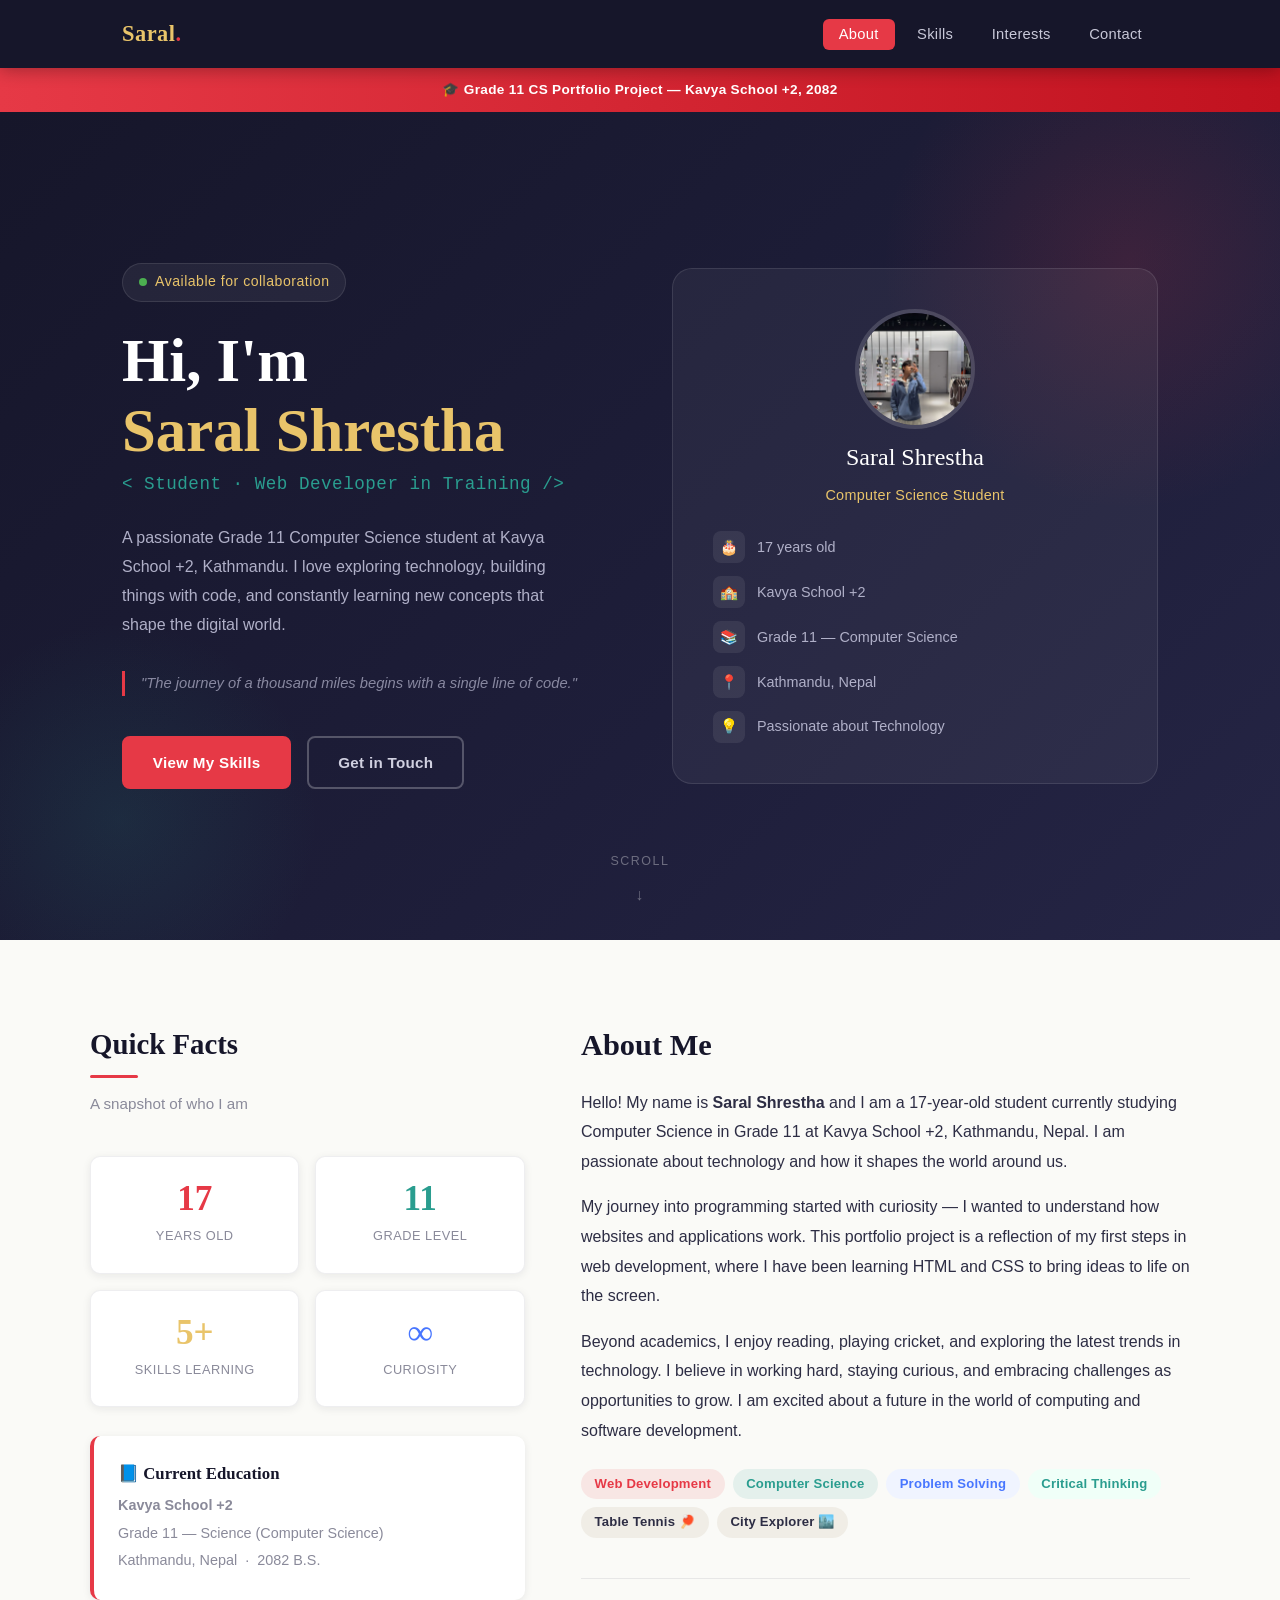
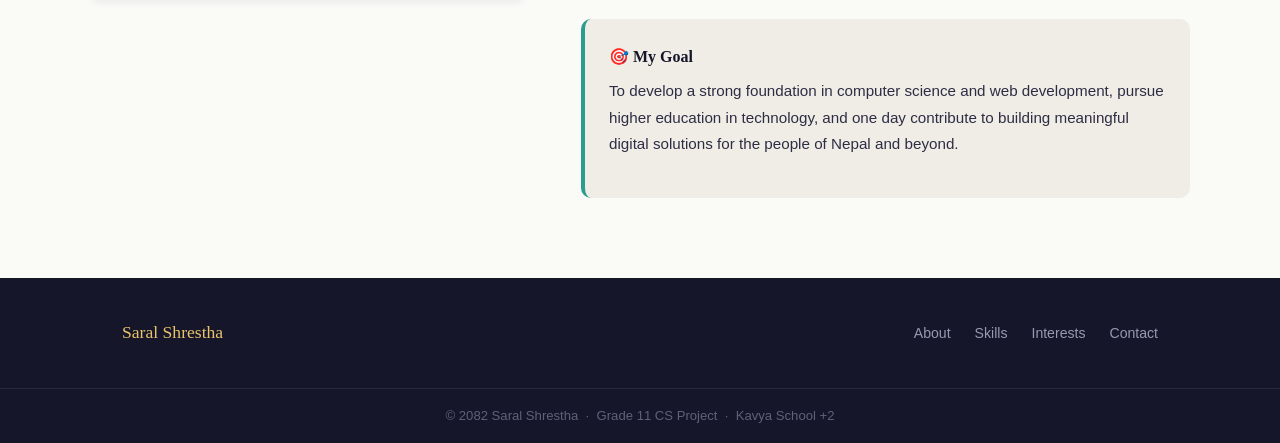
<file: index.html>
<!DOCTYPE html>
<html lang="en">
<head>
    <meta charset="UTF-8">
    <meta name="viewport" content="width=device-width, initial-scale=1.0">
    <title>Saral Shrestha — About</title>

    <!-- External CSS -->
    <link rel="stylesheet" href="css/styles.css">
    <link rel="stylesheet" href="css/about.css">

    <!-- Internal CSS -->
    <style>
        /* Scroll indicator on hero */
        .scroll-hint {
            position: absolute;
            bottom: 2rem;
            left: 50%;
            transform: translateX(-50%);
            color: rgba(255,255,255,0.35);
            font-size: 0.78rem;
            letter-spacing: 1.5px;
            text-transform: uppercase;
            display: flex;
            flex-direction: column;
            align-items: center;
            gap: 0.5rem;
            animation: bounceDown 2s ease infinite;
        }
        .scroll-hint::after {
            content: '↓';
            font-size: 1rem;
        }
        @keyframes bounceDown {
            0%, 100% { transform: translateX(-50%) translateY(0); }
            50%       { transform: translateX(-50%) translateY(8px); }
        }

        /* Page intro strip */
        .intro-strip {
            background: var(--color-accent);
            color: #fff;
            text-align: center;
            padding: 0.65rem 1rem;
            font-size: 0.85rem;
            letter-spacing: 0.3px;
        }

        /* Floating decorative text in hero */
        .hero-bg-text {
            position: absolute;
            font-family: var(--font-heading);
            font-size: 11rem;
            color: rgba(255,255,255,0.03);
            font-weight: bold;
            top: 50%;
            left: 50%;
            transform: translate(-50%, -50%);
            pointer-events: none;
            white-space: nowrap;
            letter-spacing: -4px;
            user-select: none;
        }
    </style>
</head>
<body>

<!-- Navigation -->
<nav>
    <div class="nav-inner">
        <a class="nav-logo" href="index.html">Saral<span>.</span></a>
        <ul class="nav-links">
            <li><a href="index.html" class="active">About</a></li>
            <li><a href="skills.html">Skills</a></li>
            <li><a href="interests.html">Interests</a></li>
            <li><a href="contact.html">Contact</a></li>
        </ul>
    </div>
</nav>

<!-- Inline CSS example — announcement strip -->
<div class="intro-strip" style="font-weight: 600; background: linear-gradient(90deg, #e63946, #c1121f);">
    🎓 Grade 11 CS Portfolio Project — Kavya School +2, 2082
</div>

<!-- Hero Section -->
<section class="hero">
    <!-- Inline CSS on this decorative element -->
    <div class="hero-bg-text" aria-hidden="true" style="opacity: 0.025; letter-spacing: -6px;">SARAL</div>

    <div class="hero-inner">
        <!-- Left: Text Content -->
        <div class="hero-text">

            <div class="hero-greeting animate-fade delay-1">
                <span class="dot"></span>
                Available for collaboration
            </div>

            <h1 class="hero-name animate-fade-up delay-1">
                Hi, I'm<br>
                <span class="highlight">Saral Shrestha</span>
            </h1>

            <p class="hero-title animate-fade-up delay-2">
                &lt; Student · Web Developer in Training /&gt;
            </p>

            <p class="hero-bio animate-fade-up delay-3">
                A passionate Grade 11 Computer Science student at Kavya School +2,
                Kathmandu. I love exploring technology, building things with code,
                and constantly learning new concepts that shape the digital world.
            </p>

            <blockquote class="hero-quote animate-fade-up delay-4">
                "The journey of a thousand miles begins with a single line of code."
            </blockquote>

            <div class="hero-buttons animate-fade-up delay-5">
                <a href="skills.html" class="btn btn-primary">View My Skills</a>
                <a href="contact.html" class="btn btn-outline" style="color: #d0d0e0; border-color: rgba(255,255,255,0.25);">Get in Touch</a>
            </div>

        </div>

        <!-- Right: Profile Card -->
        <div class="hero-card">
            <div class="profile-card">
                <!-- Inline CSS: avatar gradient is personalized -->
                <img src="saral.jpg.jpeg" style="width:120px; height:120px; border-radius:50%; object-fit:cover; border:4px solid rgba(255,255,255,0.15);">
                <p class="profile-name">Saral Shrestha</p>
                <p class="profile-role">Computer Science Student</p>

                <ul class="profile-info-list">
                    <li>
                        <span class="info-icon">🎂</span>
                        17 years old
                    </li>
                    <li>
                        <span class="info-icon">🏫</span>
                        Kavya School +2
                    </li>
                    <li>
                        <span class="info-icon">📚</span>
                        Grade 11 — Computer Science
                    </li>
                    <li>
                        <span class="info-icon">📍</span>
                        Kathmandu, Nepal
                    </li>
                    <li>
                        <span class="info-icon">💡</span>
                        Passionate about Technology
                    </li>
                </ul>
            </div>
        </div>
    </div>

    <div class="scroll-hint" aria-hidden="true">Scroll</div>
</section>

<!-- About Section -->
<section class="about-section">
    <div class="about-grid">

        <!-- Left: Stats -->
        <div>
            <h2 class="section-title animate-slide">Quick Facts</h2>
            <p class="section-subtitle">A snapshot of who I am</p>

            <div class="stats-grid">
                <!-- Inline CSS for individual stat accent colours -->
                <div class="stat-card animate-fade-up delay-1">
                    <span class="stat-number" style="color: #e63946;">17</span>
                    <span class="stat-label">Years Old</span>
                </div>
                <div class="stat-card animate-fade-up delay-2">
                    <span class="stat-number" style="color: #2a9d8f;">11</span>
                    <span class="stat-label">Grade Level</span>
                </div>
                <div class="stat-card animate-fade-up delay-3">
                    <span class="stat-number" style="color: #e9c46a;">5+</span>
                    <span class="stat-label">Skills Learning</span>
                </div>
                <div class="stat-card animate-fade-up delay-4">
                    <span class="stat-number" style="color: #4876ff;">∞</span>
                    <span class="stat-label">Curiosity</span>
                </div>
            </div>

            <!-- Education Card -->
            <div class="edu-card animate-fade-up delay-3" style="margin-top: 1.8rem;">
                <h4>📘 Current Education</h4>
                <p><strong>Kavya School +2</strong></p>
                <p>Grade 11 — Science (Computer Science)</p>
                <p>Kathmandu, Nepal &nbsp;·&nbsp; 2082 B.S.</p>
            </div>
        </div>

        <!-- Right: About Details -->
        <div class="about-details">
            <h2 class="animate-fade-up delay-1">About Me</h2>

            <p class="animate-fade-up delay-2">
                Hello! My name is <strong>Saral Shrestha</strong> and I am a 17-year-old student
                currently studying Computer Science in Grade 11 at Kavya School +2, Kathmandu, Nepal.
                I am passionate about technology and how it shapes the world around us.
            </p>

            <p class="animate-fade-up delay-3">
                My journey into programming started with curiosity — I wanted to understand
                how websites and applications work. This portfolio project is a reflection
                of my first steps in web development, where I have been learning HTML and CSS
                to bring ideas to life on the screen.
            </p>

            <p class="animate-fade-up delay-4">
                Beyond academics, I enjoy reading, playing cricket, and exploring the latest
                trends in technology. I believe in working hard, staying curious, and embracing
                challenges as opportunities to grow. I am excited about a future in the world
                of computing and software development.
            </p>

            <!-- Tags with inline style tweaks -->
            <div class="about-tags animate-fade-up delay-5">
                <span class="tag tag-accent">Web Development</span>
                <span class="tag tag-teal">Computer Science</span>
                <span class="tag" style="background:#f0f4ff; color:#4876ff;">Problem Solving</span>
                <span class="tag" style="background:#f0fff8; color:#2a9d8f;">Critical Thinking</span>
                <span class="tag">Table Tennis 🏓</span>
                <span class="tag">City Explorer 🏙️</span>
            </div>

            <hr class="divider">

            <!-- Goal Statement -->
            <div style="background: var(--bg-secondary); border-radius: var(--radius); padding: 1.5rem; border-left: 4px solid var(--color-teal);">
                <h4 style="font-family: var(--font-heading); color: var(--color-dark); margin-bottom: 0.5rem;">🎯 My Goal</h4>
                <p style="color: var(--color-text); font-size: 0.95rem; line-height: 1.75;">
                    To develop a strong foundation in computer science and web development,
                    pursue higher education in technology, and one day contribute to building
                    meaningful digital solutions for the people of Nepal and beyond.
                </p>
            </div>
        </div>

    </div>
</section>

<!-- Footer -->
<footer>
    <div class="footer-inner">
        <div class="footer-brand">Saral Shrestha</div>
        <ul class="footer-links">
            <li><a href="index.html">About</a></li>
            <li><a href="skills.html">Skills</a></li>
            <li><a href="interests.html">Interests</a></li>
            <li><a href="contact.html">Contact</a></li>
        </ul>
    </div>
    <div class="footer-bottom">
        <div class="footer-bottom-inner">
            &copy; 2082 Saral Shrestha &nbsp;·&nbsp; Grade 11 CS Project &nbsp;·&nbsp; Kavya School +2
        </div>
    </div>
</footer>

</body>
</html>
</file>
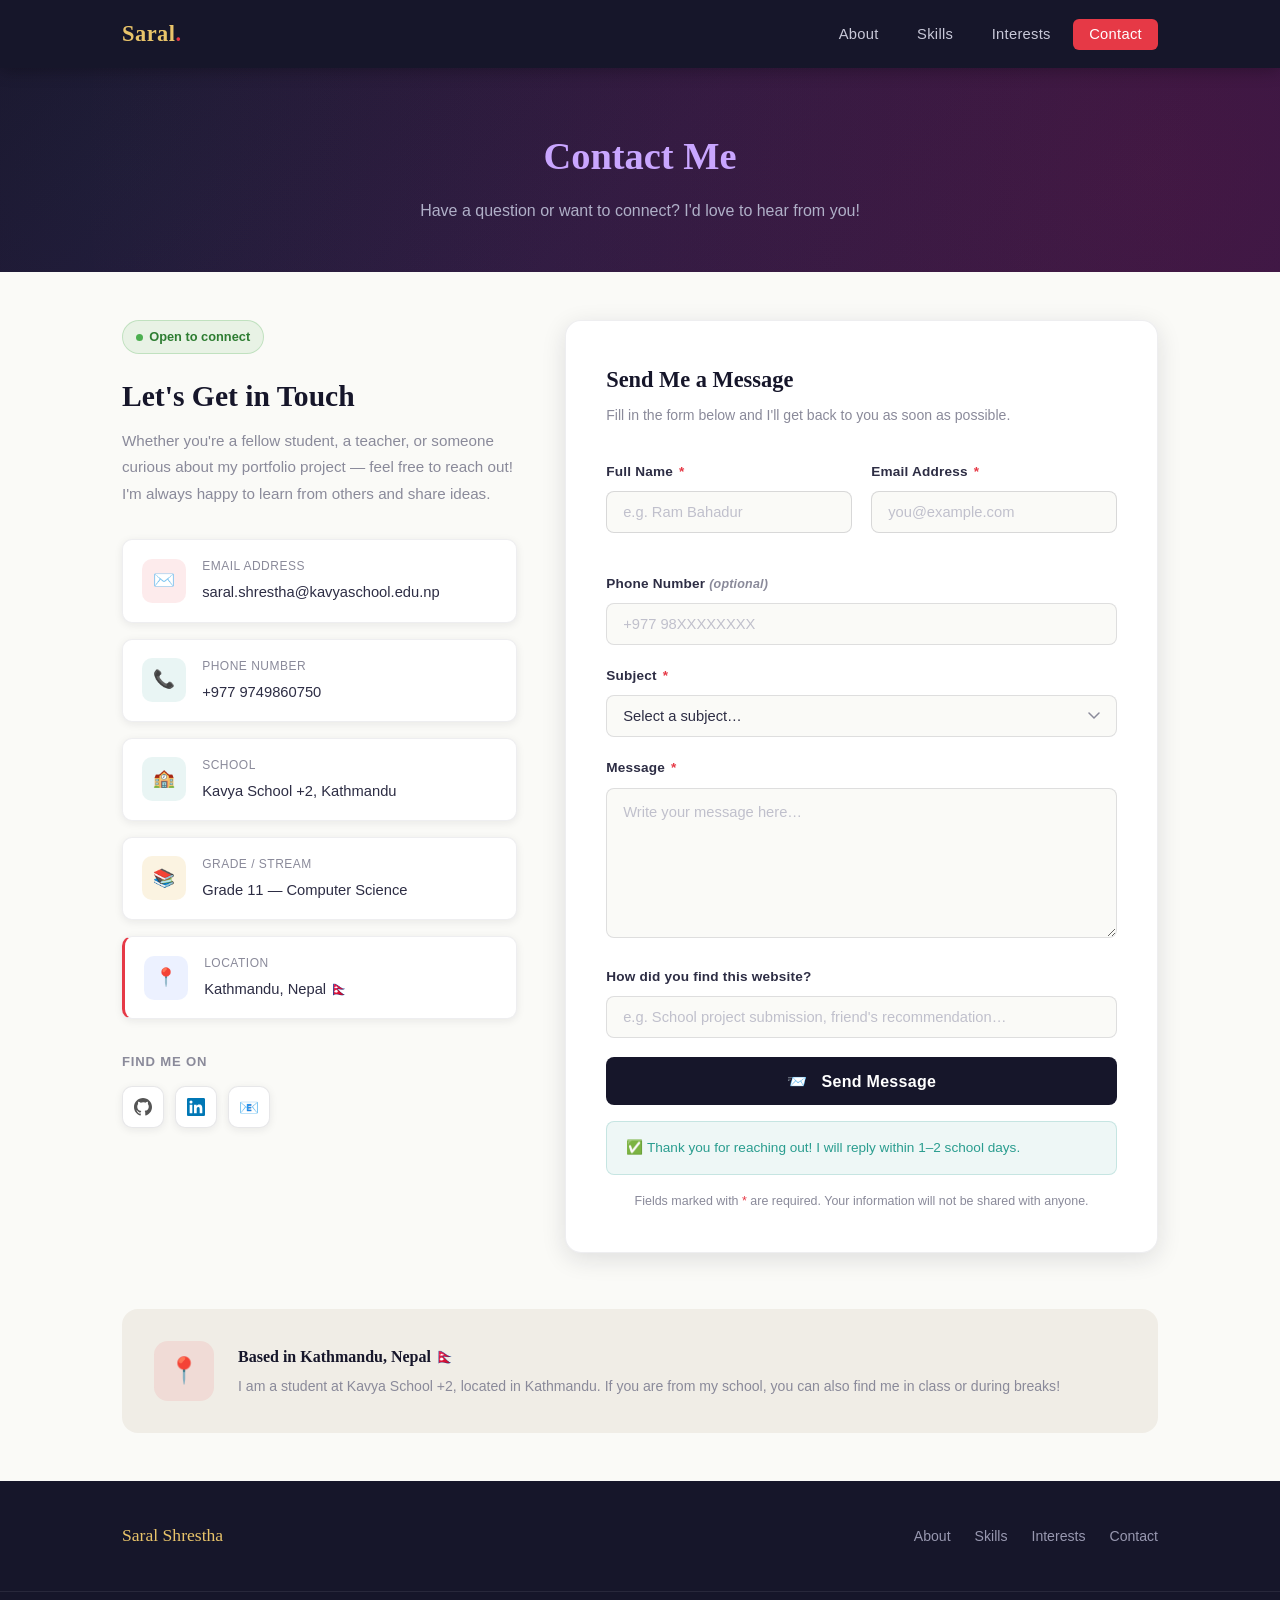
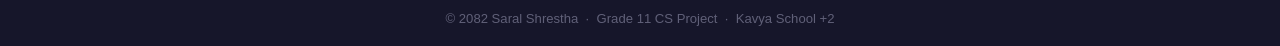
<file: contact.html>
<!DOCTYPE html>
<html lang="en">
<head>
    <meta charset="UTF-8">
    <meta name="viewport" content="width=device-width, initial-scale=1.0">
    <title>Saral Shrestha — Contact</title>

    <!-- External CSS -->
    <link rel="stylesheet" href="css/styles.css">
    <link rel="stylesheet" href="css/contact.css">

    <!-- Internal CSS -->
    <style>
        /* Contact page specific header gradient */
        .page-header {
            background: linear-gradient(135deg, #1a0d28 0%, #28123e 50%, #2d1445 100%);
        }
        .page-header h1 {
            color: #c9a6ff;
        }

        /* Form field focus ring customisation */
        .form-control:focus {
            border-color: #7b5ea7;
            box-shadow: 0 0 0 3px rgba(123,94,167,0.15);
        }

        /* Thank-you note after form */
        .form-thank-note {
            background: rgba(42,157,143,0.08);
            border: 1px solid rgba(42,157,143,0.2);
            border-radius: 8px;
            padding: 0.9rem 1.2rem;
            font-size: 0.85rem;
            color: var(--color-teal);
            margin-top: 1rem;
            display: flex;
            align-items: center;
            gap: 0.5rem;
        }

        /* Availability badge */
        .availability-badge {
            display: inline-flex;
            align-items: center;
            gap: 0.4rem;
            background: rgba(76,175,80,0.1);
            border: 1px solid rgba(76,175,80,0.25);
            color: #2e7d32;
            border-radius: 20px;
            padding: 0.3rem 0.8rem;
            font-size: 0.8rem;
            font-weight: 600;
            margin-bottom: 1.5rem;
        }
        .avail-dot {
            width: 7px;
            height: 7px;
            border-radius: 50%;
            background: #4caf50;
            animation: blinkDot 1.5s ease infinite;
        }
        @keyframes blinkDot {
            0%, 100% { opacity: 1; }
            50%       { opacity: 0.3; }
        }
    </style>
</head>
<body>

<!-- Navigation -->
<nav>
    <div class="nav-inner">
        <a class="nav-logo" href="index.html">Saral<span>.</span></a>
        <ul class="nav-links">
            <li><a href="index.html">About</a></li>
            <li><a href="skills.html">Skills</a></li>
            <li><a href="interests.html">Interests</a></li>
            <li><a href="contact.html" class="active">Contact</a></li>
        </ul>
    </div>
</nav>

<!-- Page Header -->
<div class="page-header">
    <h1>Contact Me</h1>
    <p>Have a question or want to connect? I'd love to hear from you!</p>
</div>

<!-- Main Content -->
<main class="container">

    <div class="contact-grid">

        <!-- Left: Contact Info -->
        <div class="contact-info animate-slide">

            <!-- Availability -->
            <div class="availability-badge">
                <span class="avail-dot"></span>
                Open to connect
            </div>

            <h2>Let's Get in Touch</h2>

            <p>
                Whether you're a fellow student, a teacher, or someone curious about my
                portfolio project — feel free to reach out! I'm always happy to learn
                from others and share ideas.
            </p>

            <!-- Contact Details -->
            <div class="contact-details">

                <div class="contact-detail-item">
                    <!-- Inline CSS: icon background personalised -->
                    <div class="detail-icon" style="background: rgba(230,57,70,0.1);">✉️</div>
                    <div class="detail-text">
                        <label>Email Address</label>
                        <span>saral.shrestha@kavyaschool.edu.np</span>
                    </div>
                </div>

                <div class="contact-detail-item">
                    <div class="detail-icon teal">📞</div>
                    <div class="detail-text">
                        <label>Phone Number</label>
                        <span>+977 9749860750</span>
                    </div>
                </div>

                <div class="contact-detail-item">
                    <div class="detail-icon teal">🏫</div>
                    <div class="detail-text">
                        <label>School</label>
                        <span>Kavya School +2, Kathmandu</span>
                    </div>
                </div>

                <div class="contact-detail-item">
                    <div class="detail-icon gold">📚</div>
                    <div class="detail-text">
                        <label>Grade / Stream</label>
                        <span>Grade 11 — Computer Science</span>
                    </div>
                </div>

                <div class="contact-detail-item" style="border-left: 3px solid var(--color-accent);">
                    <div class="detail-icon" style="background: rgba(72,118,255,0.1);">📍</div>
                    <div class="detail-text">
                        <label>Location</label>
                        <span>Kathmandu, Nepal 🇳🇵</span>
                    </div>
                </div>

            </div>

            <!-- Social Links -->
            <div class="social-section">
                <h4>Find me on</h4>
                <div class="social-links">
                    <a class="social-link" href="https://github.com/saralshrestha" title="GitHub" aria-label="GitHub">
                        <!-- Simple SVG GitHub icon – no CDN used -->
                        <svg width="18" height="18" viewBox="0 0 24 24" fill="currentColor" style="color:#555;">
                            <path d="M12 0C5.37 0 0 5.37 0 12c0 5.3 3.44 9.8 8.2 11.38.6.1.82-.26.82-.58v-2.04c-3.34.72-4.04-1.61-4.04-1.61-.54-1.38-1.33-1.75-1.33-1.75-1.09-.74.08-.73.08-.73 1.2.08 1.84 1.24 1.84 1.24 1.07 1.83 2.8 1.3 3.48.99.11-.78.42-1.3.76-1.6-2.67-.3-5.47-1.33-5.47-5.93 0-1.31.47-2.38 1.24-3.22-.12-.3-.54-1.52.12-3.17 0 0 1.01-.32 3.3 1.23a11.5 11.5 0 013.01-.4c1.02.005 2.05.14 3.01.4 2.28-1.55 3.29-1.23 3.29-1.23.66 1.65.24 2.87.12 3.17.77.84 1.24 1.91 1.24 3.22 0 4.61-2.81 5.63-5.48 5.92.43.37.81 1.1.81 2.22v3.29c0 .32.22.69.83.57C20.57 21.8 24 17.3 24 12c0-6.63-5.37-12-12-12z"/>
                        </svg>
                    </a>
                    <a class="social-link" href="#" title="LinkedIn" aria-label="LinkedIn">
                        <svg width="18" height="18" viewBox="0 0 24 24" fill="currentColor" style="color:#0077b5;">
                            <path d="M20.45 20.45h-3.55v-5.57c0-1.33-.03-3.04-1.85-3.04-1.85 0-2.13 1.45-2.13 2.94v5.67H9.37V9h3.41v1.56h.05c.47-.9 1.63-1.85 3.35-1.85 3.58 0 4.24 2.36 4.24 5.43v6.31zM5.34 7.43a2.06 2.06 0 110-4.12 2.06 2.06 0 010 4.12zM7.12 20.45H3.56V9h3.56v11.45zM22.22 0H1.77C.79 0 0 .77 0 1.72v20.56C0 23.23.79 24 1.77 24h20.45c.98 0 1.78-.77 1.78-1.72V1.72C24 .77 23.2 0 22.22 0z"/>
                        </svg>
                    </a>
                    <a class="social-link" href="#" title="Email" aria-label="Email">
                        <span style="font-size: 1rem;">📧</span>
                    </a>
                </div>
            </div>

        </div>

        <!-- Right: Contact Form -->
        <div class="contact-form-wrap animate-fade-up delay-2">

            <div class="form-header">
                <h3>Send Me a Message</h3>
                <p>Fill in the form below and I'll get back to you as soon as possible.</p>
            </div>

            <!--
                NOTE: This form uses the HTML <form> element as required by the project.
                It does not have a real backend — it is a static HTML form for demonstration.
                action="#" keeps it on the same page on submit.
            -->
            <form action="#" method="POST" id="contact-form">

                <!-- Name & Email Row -->
                <div class="form-row">
                    <div class="form-group">
                        <label for="fullName">
                            Full Name <span class="required">*</span>
                        </label>
                        <!-- Inline CSS: slight style difference on required fields -->
                        <input
                            type="text"
                            id="fullName"
                            name="fullName"
                            class="form-control"
                            placeholder="e.g. Ram Bahadur"
                            required
                            style="border-color: rgba(22,22,42,0.15);"
                        >
                    </div>
                    <div class="form-group">
                        <label for="emailAddr">
                            Email Address <span class="required">*</span>
                        </label>
                        <input
                            type="email"
                            id="emailAddr"
                            name="emailAddr"
                            class="form-control"
                            placeholder="you@example.com"
                            required
                            style="border-color: rgba(22,22,42,0.15);"
                        >
                    </div>
                </div>

                <!-- Phone (optional) -->
                <div class="form-group">
                    <label for="phoneNum">Phone Number <em style="font-size:0.78rem; color:var(--color-muted);">(optional)</em></label>
                    <input
                        type="tel"
                        id="phoneNum"
                        name="phoneNum"
                        class="form-control"
                        placeholder="+977 98XXXXXXXX"
                    >
                </div>

                <!-- Subject -->
                <div class="form-group">
                    <label for="subject">Subject <span class="required">*</span></label>
                    <select id="subject" name="subject" class="form-control" required>
                        <option value="" disabled selected>Select a subject…</option>
                        <option value="general">General Enquiry</option>
                        <option value="project">About This Portfolio Project</option>
                        <option value="collaboration">Collaboration / Ideas</option>
                        <option value="feedback">Feedback on Website</option>
                        <option value="other">Other</option>
                    </select>
                </div>

                <!-- Message -->
                <div class="form-group">
                    <label for="message">Message <span class="required">*</span></label>
                    <textarea
                        id="message"
                        name="message"
                        class="form-control"
                        placeholder="Write your message here…"
                        required
                        style="min-height: 150px;"
                    ></textarea>
                </div>

                <!-- How did you find me? -->
                <div class="form-group">
                    <label for="howFound">How did you find this website?</label>
                    <input
                        type="text"
                        id="howFound"
                        name="howFound"
                        class="form-control"
                        placeholder="e.g. School project submission, friend's recommendation…"
                    >
                </div>

                <!-- Submit -->
                <button type="submit" class="btn-submit">
                    📨 &nbsp; Send Message
                </button>

                <!-- Thank you note -->
                <div class="form-thank-note">
                    ✅ Thank you for reaching out! I will reply within 1–2 school days.
                </div>

                <!-- Form note -->
                <p class="form-note">
                    Fields marked with <span style="color:var(--color-accent);">*</span> are required.
                    Your information will not be shared with anyone.
                </p>

            </form>

        </div>

    </div>

    <!-- Location Banner -->
    <div class="location-section animate-fade-up delay-4">
        <div class="location-icon">📍</div>
        <div class="location-text">
            <h4>Based in Kathmandu, Nepal 🇳🇵</h4>
            <p>
                I am a student at Kavya School +2, located in Kathmandu.
                If you are from my school, you can also find me in class or during breaks!
            </p>
        </div>
    </div>

</main>

<!-- Footer -->
<footer>
    <div class="footer-inner">
        <div class="footer-brand">Saral Shrestha</div>
        <ul class="footer-links">
            <li><a href="index.html">About</a></li>
            <li><a href="skills.html">Skills</a></li>
            <li><a href="interests.html">Interests</a></li>
            <li><a href="contact.html">Contact</a></li>
        </ul>
    </div>
    <div class="footer-bottom">
        <div class="footer-bottom-inner">
            &copy; 2082 Saral Shrestha &nbsp;·&nbsp; Grade 11 CS Project &nbsp;·&nbsp; Kavya School +2
        </div>
    </div>
</footer>

</body>
</html>
</file>
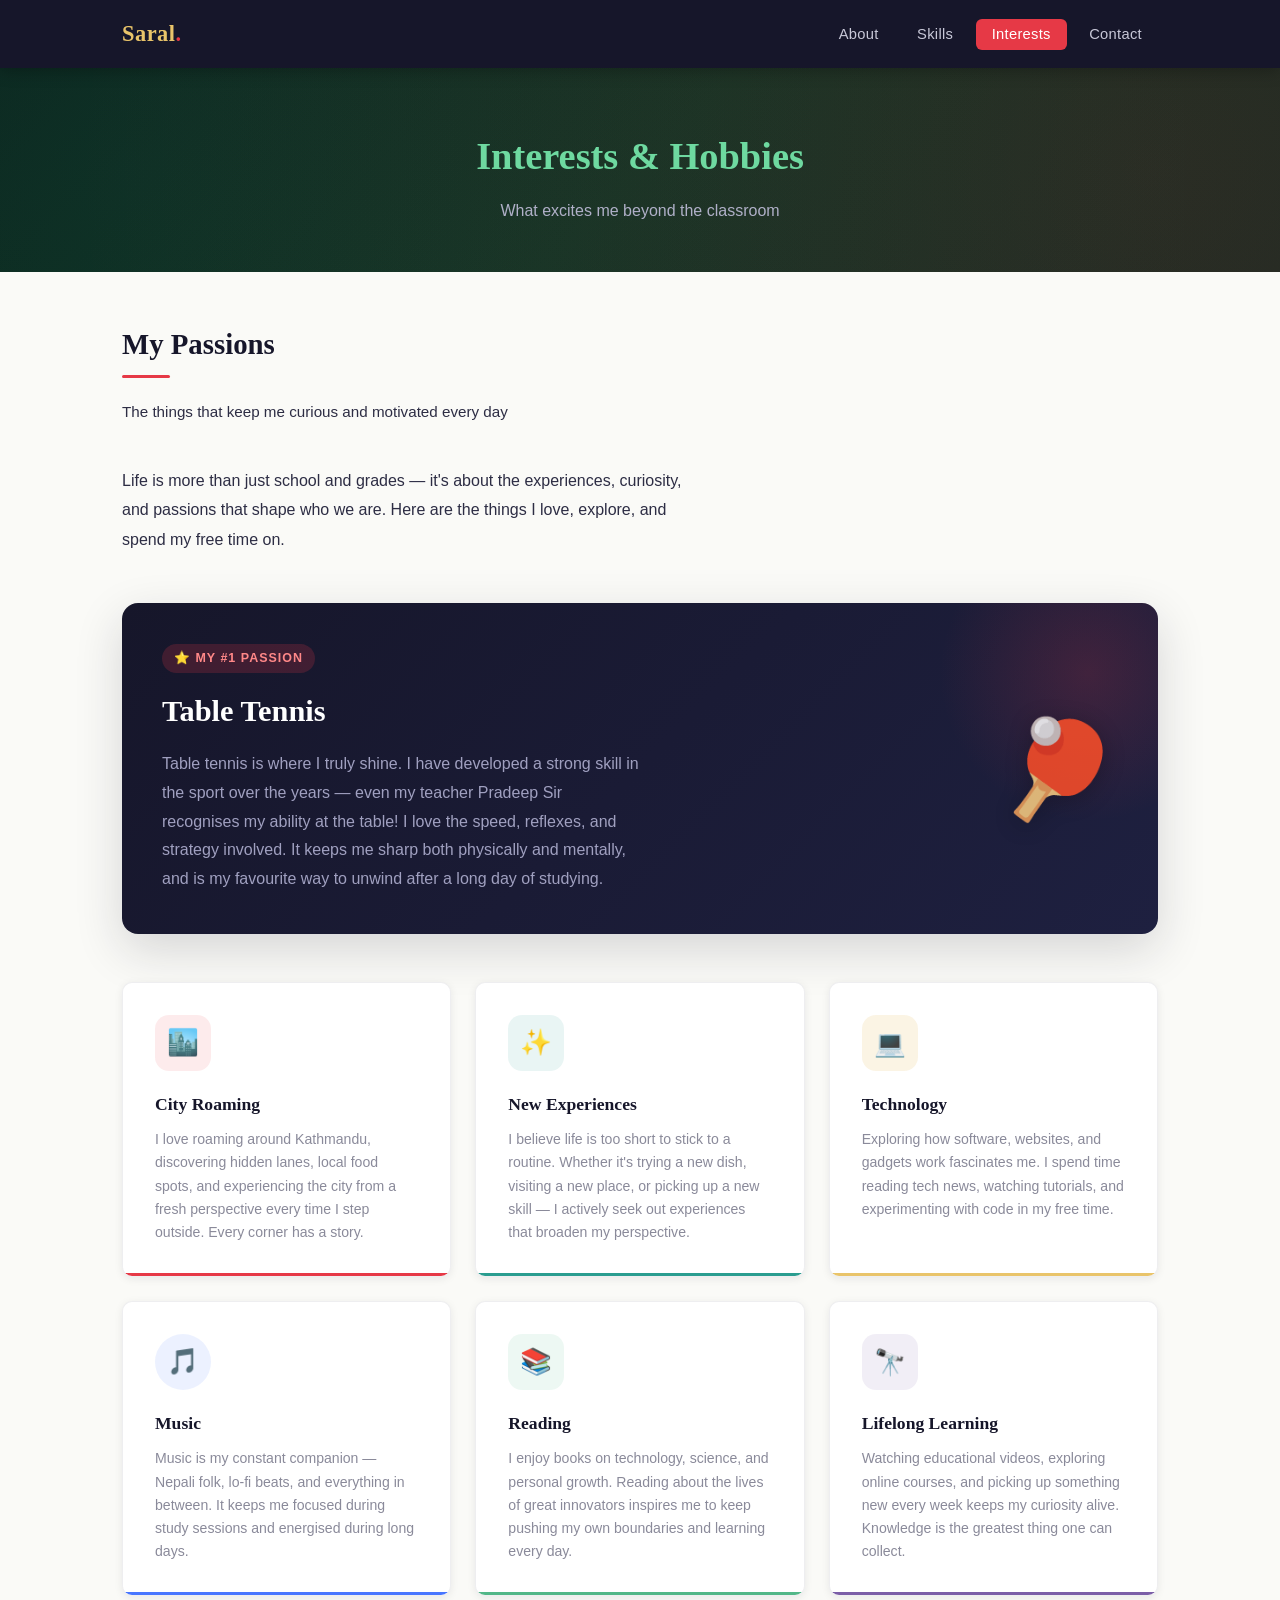
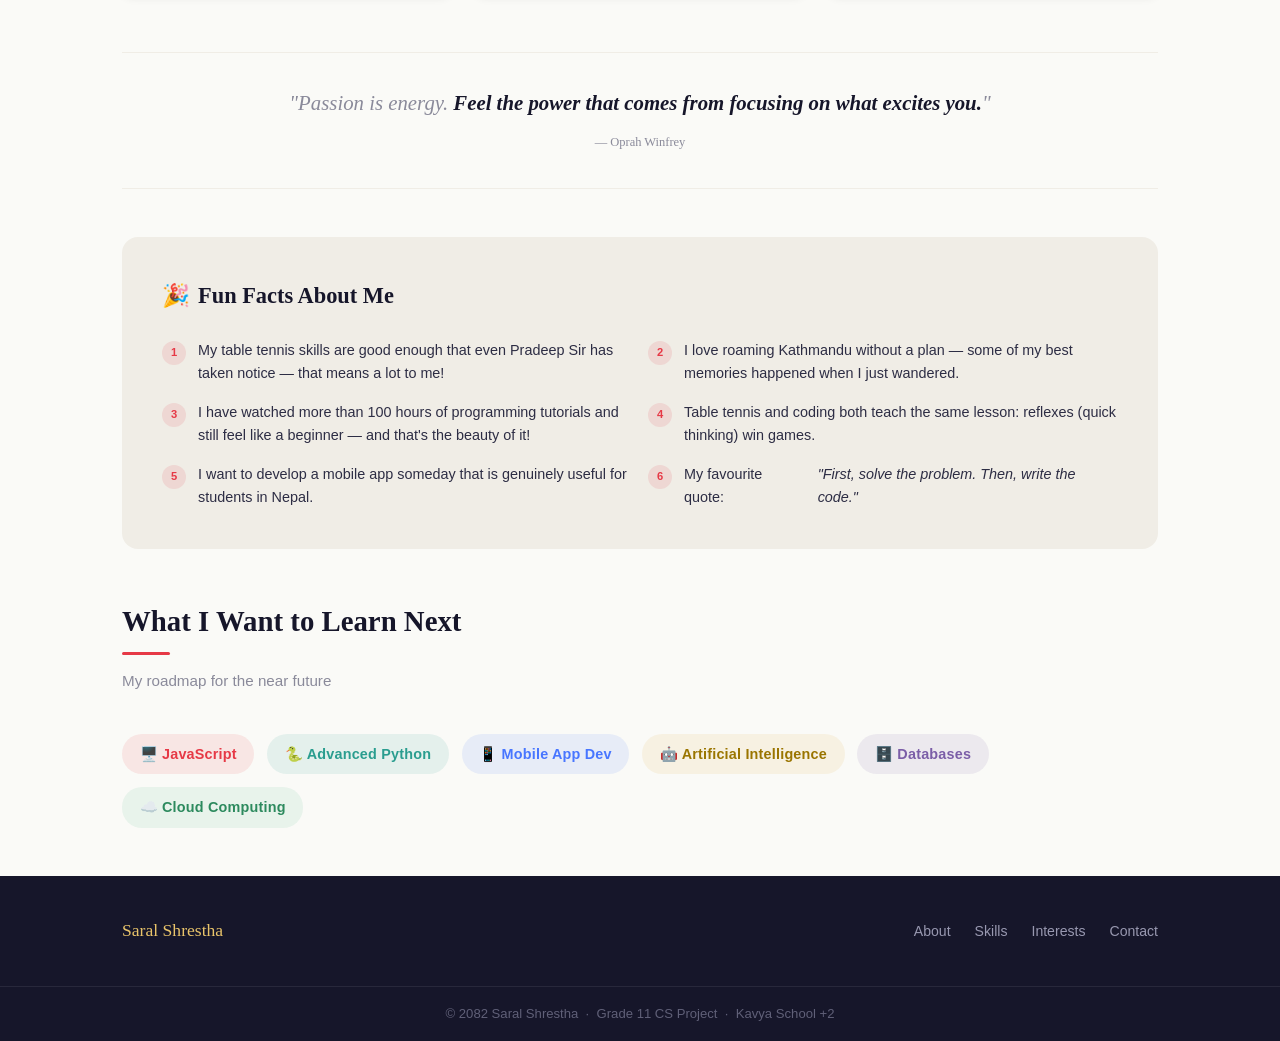
<file: interests.html>
<!DOCTYPE html>
<html lang="en">
<head>
    <meta charset="UTF-8">
    <meta name="viewport" content="width=device-width, initial-scale=1.0">
    <title>Saral Shrestha — Interests & Hobbies</title>

    <!-- External CSS -->
    <link rel="stylesheet" href="css/styles.css">
    <link rel="stylesheet" href="css/interests.css">

    <!-- Internal CSS -->
    <style>
        /* Interests page specific header colour */
        .page-header {
            background: linear-gradient(135deg, #0a2018 0%, #0d2e1e 50%, #122a20 100%);
        }
        .page-header h1 {
            color: #6ed9a0;
        }

        /* Stagger hobby cards */
        .hobby-card:nth-child(1) { animation-delay: 0.05s; }
        .hobby-card:nth-child(2) { animation-delay: 0.12s; }
        .hobby-card:nth-child(3) { animation-delay: 0.20s; }
        .hobby-card:nth-child(4) { animation-delay: 0.28s; }
        .hobby-card:nth-child(5) { animation-delay: 0.36s; }
        .hobby-card:nth-child(6) { animation-delay: 0.44s; }

        /* Special highlight on hobby card hover text */
        .hobby-card:hover h3 {
            color: var(--color-accent);
            transition: color 0.3s ease;
        }

        /* Page break quote */
        .interest-quote {
            text-align: center;
            font-family: var(--font-heading);
            font-size: 1.3rem;
            color: var(--color-muted);
            font-style: italic;
            margin: 3rem 0;
            padding: 2rem;
            border-top: 1px solid var(--bg-secondary);
            border-bottom: 1px solid var(--bg-secondary);
        }
        .interest-quote strong {
            color: var(--color-dark);
        }
    </style>
</head>
<body>

<!-- Navigation -->
<nav>
    <div class="nav-inner">
        <a class="nav-logo" href="index.html">Saral<span>.</span></a>
        <ul class="nav-links">
            <li><a href="index.html">About</a></li>
            <li><a href="skills.html">Skills</a></li>
            <li><a href="interests.html" class="active">Interests</a></li>
            <li><a href="contact.html">Contact</a></li>
        </ul>
    </div>
</nav>

<!-- Page Header -->
<div class="page-header">
    <h1>Interests & Hobbies</h1>
    <p>What excites me beyond the classroom</p>
</div>

<!-- Main Content -->
<main class="container">

    <!-- Intro -->
    <div class="interests-intro animate-fade-up">
        <h2 class="section-title">My Passions</h2>
        <p class="section-subtitle">The things that keep me curious and motivated every day</p>
        <p>
            Life is more than just school and grades — it's about the experiences, curiosity,
            and passions that shape who we are. Here are the things I love, explore, and
            spend my free time on.
        </p>
    </div>

    <!-- Featured Interest: Technology -->
    <div class="featured-interest animate-fade-up delay-1">
        <div>
            <span class="featured-label">⭐ My #1 Passion</span>
            <h2>Table Tennis</h2>
            <p>
                Table tennis is where I truly shine. I have developed a strong skill in the sport
                over the years — even my teacher Pradeep Sir recognises my ability at the table!
                I love the speed, reflexes, and strategy involved. It keeps me sharp both physically
                and mentally, and is my favourite way to unwind after a long day of studying.
            </p>
        </div>
        <!-- Inline CSS: custom font size for the hero emoji -->
        <div class="featured-emoji" style="font-size: 6rem; animation: bounceIn 0.8s ease both;">
            🏓
        </div>
    </div>

    <!-- Hobby Cards Grid -->
    <div class="hobbies-grid">

        <!-- Roaming the City -->
        <div class="hobby-card red animate-fade-up">
            <div class="hobby-emoji-wrap bg-red">🏙️</div>
            <h3>City Roaming</h3>
            <p>
                I love roaming around Kathmandu, discovering hidden lanes, local food spots,
                and experiencing the city from a fresh perspective every time I step outside.
                Every corner has a story.
            </p>
        </div>

        <!-- Trying New Things -->
        <div class="hobby-card teal animate-fade-up">
            <div class="hobby-emoji-wrap bg-teal">✨</div>
            <h3>New Experiences</h3>
            <p>
                I believe life is too short to stick to a routine. Whether it's trying a
                new dish, visiting a new place, or picking up a new skill — I actively
                seek out experiences that broaden my perspective.
            </p>
        </div>

        <!-- Technology -->
        <div class="hobby-card gold animate-fade-up">
            <div class="hobby-emoji-wrap bg-gold">💻</div>
            <h3>Technology</h3>
            <p>
                Exploring how software, websites, and gadgets work fascinates me.
                I spend time reading tech news, watching tutorials, and experimenting
                with code in my free time.
            </p>
        </div>

        <!-- Music -->
        <div class="hobby-card blue animate-fade-up">
            <!-- Inline CSS: custom background on this card -->
            <div class="hobby-emoji-wrap bg-blue" style="border-radius: 50%;">🎵</div>
            <h3>Music</h3>
            <p>
                Music is my constant companion — Nepali folk, lo-fi beats, and everything
                in between. It keeps me focused during study sessions and energised during
                long days.
            </p>
        </div>

        <!-- Reading -->
        <div class="hobby-card green animate-fade-up">
            <div class="hobby-emoji-wrap bg-green">📚</div>
            <h3>Reading</h3>
            <p>
                I enjoy books on technology, science, and personal growth. Reading about
                the lives of great innovators inspires me to keep pushing my own
                boundaries and learning every day.
            </p>
        </div>

        <!-- Lifelong Learning -->
        <div class="hobby-card purple animate-fade-up">
            <div class="hobby-emoji-wrap bg-purple">🔭</div>
            <h3>Lifelong Learning</h3>
            <p>
                Watching educational videos, exploring online courses, and picking up
                something new every week keeps my curiosity alive. Knowledge is the
                greatest thing one can collect.
            </p>
        </div>

    </div>

    <!-- Mid-page quote -->
    <blockquote class="interest-quote animate-fade">
        "Passion is energy. <strong>Feel the power that comes from focusing on what excites you.</strong>"
        <br><small style="font-size: 0.78rem; font-style: normal; color: var(--color-muted);">— Oprah Winfrey</small>
    </blockquote>

    <!-- Fun Facts Section -->
    <div class="fun-facts animate-fade-up">
        <h3>
            <span style="font-size: 1.4rem;">🎉</span>
            Fun Facts About Me
        </h3>

        <ul class="facts-list">
            <li>
                <span class="fact-bullet">1</span>
                My table tennis skills are good enough that even Pradeep Sir has taken notice — that means a lot to me!
            </li>
            <li>
                <span class="fact-bullet">2</span>
                I love roaming Kathmandu without a plan — some of my best memories happened when I just wandered.
            </li>
            <li>
                <span class="fact-bullet">3</span>
                I have watched more than 100 hours of programming tutorials and still feel like a beginner — and that's the beauty of it!
            </li>
            <li>
                <span class="fact-bullet">4</span>
                Table tennis and coding both teach the same lesson: reflexes (quick thinking) win games.
            </li>
            <li>
                <span class="fact-bullet">5</span>
                I want to develop a mobile app someday that is genuinely useful for students in Nepal.
            </li>
            <li>
                <span class="fact-bullet">6</span>
                My favourite quote: <em>"First, solve the problem. Then, write the code."</em>
            </li>
        </ul>
    </div>

    <!-- Future Interests -->
    <div style="margin-top: 3rem;" class="animate-fade-up delay-3">
        <h2 class="section-title">What I Want to Learn Next</h2>
        <p class="section-subtitle">My roadmap for the near future</p>

        <div style="display: flex; flex-wrap: wrap; gap: 0.8rem; margin-top: 1rem;">
            <!-- Inline CSS on each future interest tag -->
            <span class="tag" style="background: rgba(230,57,70,0.1); color: var(--color-accent); padding: 0.5rem 1.1rem; font-size: 0.9rem;">
                🖥️ JavaScript
            </span>
            <span class="tag" style="background: rgba(42,157,143,0.1); color: var(--color-teal); padding: 0.5rem 1.1rem; font-size: 0.9rem;">
                🐍 Advanced Python
            </span>
            <span class="tag" style="background: rgba(72,118,255,0.1); color: #4876ff; padding: 0.5rem 1.1rem; font-size: 0.9rem;">
                📱 Mobile App Dev
            </span>
            <span class="tag" style="background: rgba(233,196,106,0.15); color: #9a7500; padding: 0.5rem 1.1rem; font-size: 0.9rem;">
                🤖 Artificial Intelligence
            </span>
            <span class="tag" style="background: rgba(123,94,167,0.1); color: #7b5ea7; padding: 0.5rem 1.1rem; font-size: 0.9rem;">
                🗄️ Databases
            </span>
            <span class="tag" style="background: rgba(82,183,136,0.1); color: #2d8a5e; padding: 0.5rem 1.1rem; font-size: 0.9rem;">
                ☁️ Cloud Computing
            </span>
        </div>
    </div>

</main>

<!-- Footer -->
<footer>
    <div class="footer-inner">
        <div class="footer-brand">Saral Shrestha</div>
        <ul class="footer-links">
            <li><a href="index.html">About</a></li>
            <li><a href="skills.html">Skills</a></li>
            <li><a href="interests.html">Interests</a></li>
            <li><a href="contact.html">Contact</a></li>
        </ul>
    </div>
    <div class="footer-bottom">
        <div class="footer-bottom-inner">
            &copy; 2082 Saral Shrestha &nbsp;·&nbsp; Grade 11 CS Project &nbsp;·&nbsp; Kavya School +2
        </div>
    </div>
</footer>

</body>
</html>
</file>
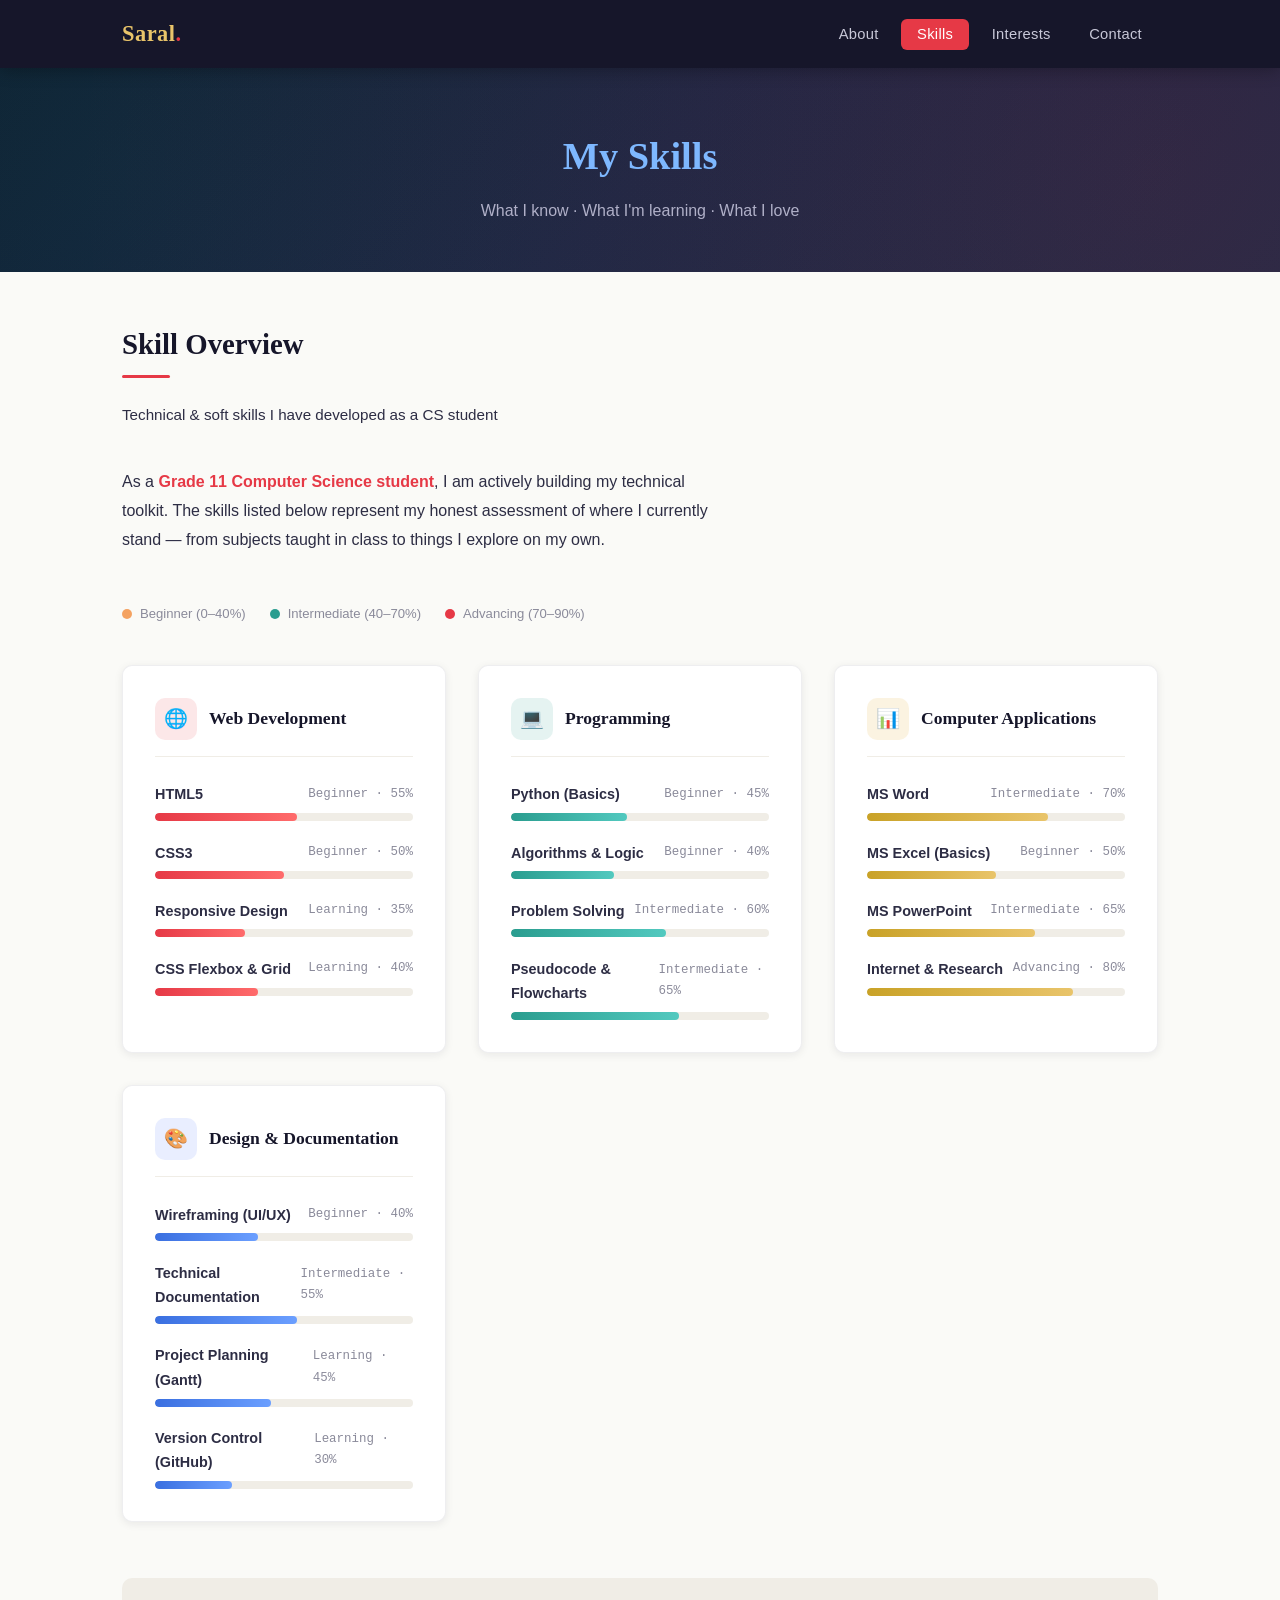
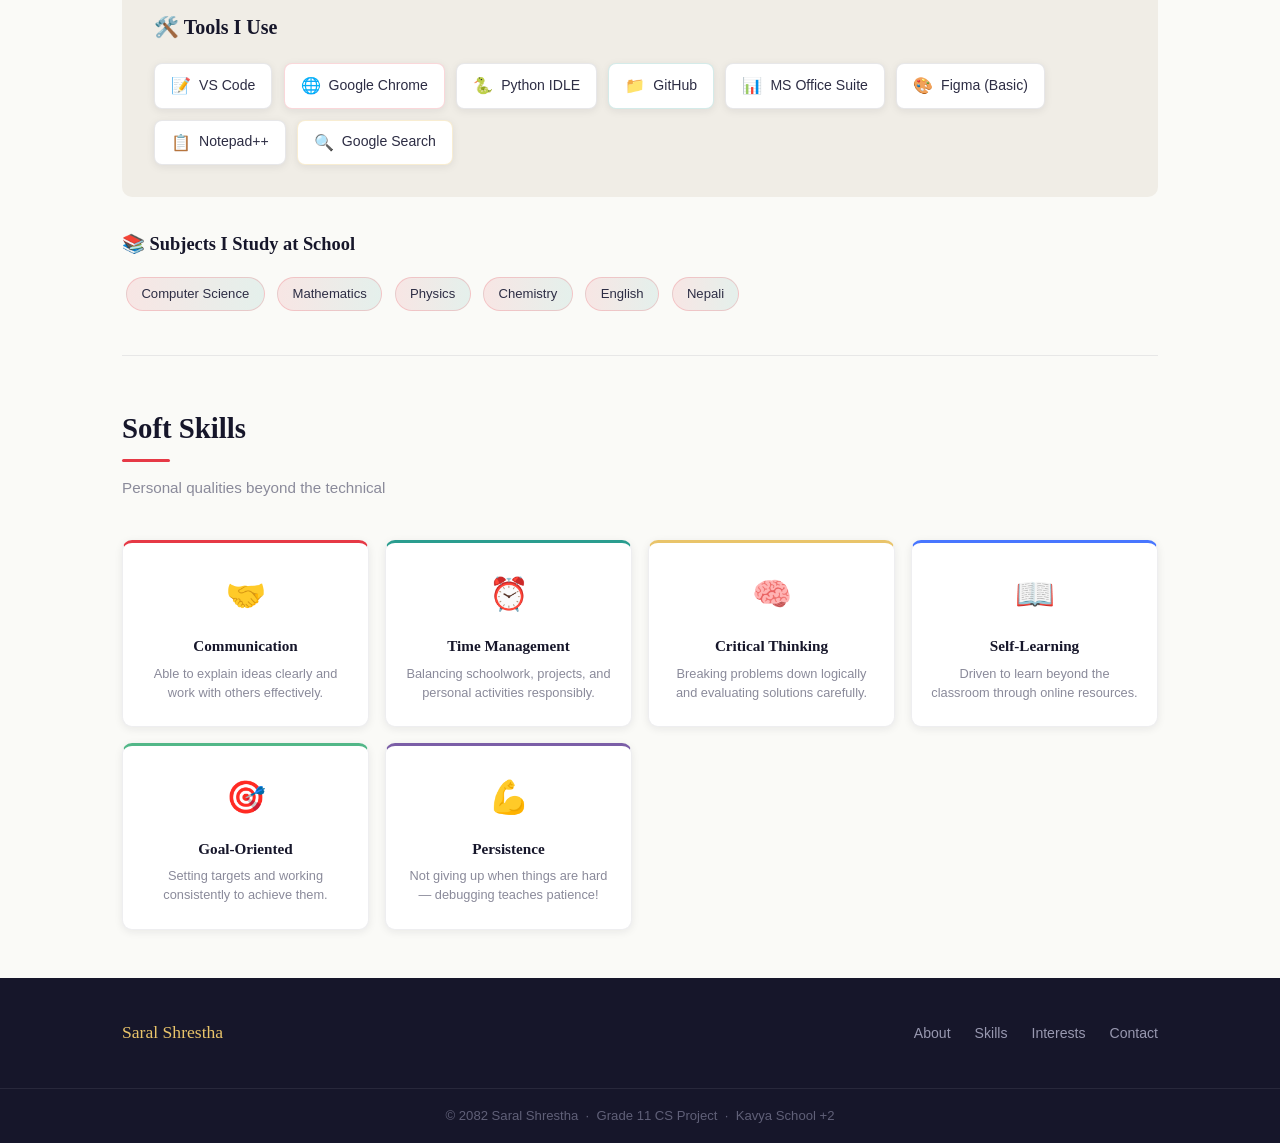
<file: skills.html>
<!DOCTYPE html>
<html lang="en">
<head>
    <meta charset="UTF-8">
    <meta name="viewport" content="width=device-width, initial-scale=1.0">
    <title>Saral Shrestha — Skills</title>

    <!-- External CSS -->
    <link rel="stylesheet" href="css/styles.css">
    <link rel="stylesheet" href="css/skills.css">

    <!-- Internal CSS -->
    <style>
        /* Page-specific override: skills page header accent */
        .page-header {
            background: linear-gradient(135deg, #0d1b2e 0%, #162040 50%, #1a2845 100%);
        }
        .page-header h1 {
            color: #7eb8ff;
        }

        /* Skill category staggered animation delays */
        .skill-category:nth-child(1) { animation-delay: 0.05s; }
        .skill-category:nth-child(2) { animation-delay: 0.15s; }
        .skill-category:nth-child(3) { animation-delay: 0.25s; }
        .skill-category:nth-child(4) { animation-delay: 0.35s; }

        /* Highlight text in intro */
        .skills-intro strong {
            color: var(--color-accent);
        }

        /* Certificate / course tag */
        .course-tag {
            display: inline-block;
            background: linear-gradient(90deg, rgba(230,57,70,0.1), rgba(42,157,143,0.1));
            border: 1px solid rgba(230,57,70,0.2);
            border-radius: 20px;
            padding: 0.3rem 0.9rem;
            font-size: 0.82rem;
            color: var(--color-text);
            margin: 0.25rem;
        }
    </style>
</head>
<body>

<!-- Navigation -->
<nav>
    <div class="nav-inner">
        <a class="nav-logo" href="index.html">Saral<span>.</span></a>
        <ul class="nav-links">
            <li><a href="index.html">About</a></li>
            <li><a href="skills.html" class="active">Skills</a></li>
            <li><a href="interests.html">Interests</a></li>
            <li><a href="contact.html">Contact</a></li>
        </ul>
    </div>
</nav>

<!-- Page Header -->
<div class="page-header">
    <h1>My Skills</h1>
    <p>What I know · What I'm learning · What I love</p>
</div>

<!-- Main Content -->
<main class="container">

    <!-- Intro -->
    <div class="skills-intro animate-fade-up">
        <h2 class="section-title">Skill Overview</h2>
        <p class="section-subtitle">Technical & soft skills I have developed as a CS student</p>
        <p>
            As a <strong>Grade 11 Computer Science student</strong>, I am actively building my
            technical toolkit. The skills listed below represent my honest assessment of where
            I currently stand — from subjects taught in class to things I explore on my own.
        </p>
    </div>

    <!-- Proficiency Legend -->
    <div class="skill-legend animate-fade delay-2">
        <div class="legend-item">
            <span class="legend-dot beginner"></span>
            Beginner (0–40%)
        </div>
        <div class="legend-item">
            <span class="legend-dot intermediate"></span>
            Intermediate (40–70%)
        </div>
        <div class="legend-item">
            <span class="legend-dot advanced"></span>
            Advancing (70–90%)
        </div>
    </div>

    <!-- Skills Grid -->
    <div class="skills-grid">

        <!-- 1. Web Development -->
        <div class="skill-category">
            <div class="category-header">
                <div class="category-icon icon-red">🌐</div>
                <h3 class="category-title">Web Development</h3>
            </div>

            <div class="skill-item">
                <div class="skill-info">
                    <span class="skill-name">HTML5</span>
                    <span class="skill-level">Beginner · 55%</span>
                </div>
                <div class="skill-bar">
                    <!-- Inline CSS: width represents proficiency level -->
                    <div class="skill-fill" style="width: 55%;"></div>
                </div>
            </div>

            <div class="skill-item">
                <div class="skill-info">
                    <span class="skill-name">CSS3</span>
                    <span class="skill-level">Beginner · 50%</span>
                </div>
                <div class="skill-bar">
                    <div class="skill-fill" style="width: 50%;"></div>
                </div>
            </div>

            <div class="skill-item">
                <div class="skill-info">
                    <span class="skill-name">Responsive Design</span>
                    <span class="skill-level">Learning · 35%</span>
                </div>
                <div class="skill-bar">
                    <div class="skill-fill" style="width: 35%;"></div>
                </div>
            </div>

            <div class="skill-item">
                <div class="skill-info">
                    <span class="skill-name">CSS Flexbox & Grid</span>
                    <span class="skill-level">Learning · 40%</span>
                </div>
                <div class="skill-bar">
                    <div class="skill-fill" style="width: 40%;"></div>
                </div>
            </div>
        </div>

        <!-- 2. Programming -->
        <div class="skill-category">
            <div class="category-header">
                <div class="category-icon icon-teal">💻</div>
                <h3 class="category-title">Programming</h3>
            </div>

            <div class="skill-item">
                <div class="skill-info">
                    <span class="skill-name">Python (Basics)</span>
                    <span class="skill-level">Beginner · 45%</span>
                </div>
                <div class="skill-bar">
                    <div class="skill-fill teal" style="width: 45%;"></div>
                </div>
            </div>

            <div class="skill-item">
                <div class="skill-info">
                    <span class="skill-name">Algorithms & Logic</span>
                    <span class="skill-level">Beginner · 40%</span>
                </div>
                <div class="skill-bar">
                    <div class="skill-fill teal" style="width: 40%;"></div>
                </div>
            </div>

            <div class="skill-item">
                <div class="skill-info">
                    <span class="skill-name">Problem Solving</span>
                    <span class="skill-level">Intermediate · 60%</span>
                </div>
                <div class="skill-bar">
                    <div class="skill-fill teal" style="width: 60%;"></div>
                </div>
            </div>

            <div class="skill-item">
                <div class="skill-info">
                    <span class="skill-name">Pseudocode & Flowcharts</span>
                    <span class="skill-level">Intermediate · 65%</span>
                </div>
                <div class="skill-bar">
                    <div class="skill-fill teal" style="width: 65%;"></div>
                </div>
            </div>
        </div>

        <!-- 3. Computer Applications -->
        <div class="skill-category">
            <div class="category-header">
                <div class="category-icon icon-gold">📊</div>
                <h3 class="category-title">Computer Applications</h3>
            </div>

            <div class="skill-item">
                <div class="skill-info">
                    <span class="skill-name">MS Word</span>
                    <span class="skill-level">Intermediate · 70%</span>
                </div>
                <div class="skill-bar">
                    <div class="skill-fill gold" style="width: 70%;"></div>
                </div>
            </div>

            <div class="skill-item">
                <div class="skill-info">
                    <span class="skill-name">MS Excel (Basics)</span>
                    <span class="skill-level">Beginner · 50%</span>
                </div>
                <div class="skill-bar">
                    <div class="skill-fill gold" style="width: 50%;"></div>
                </div>
            </div>

            <div class="skill-item">
                <div class="skill-info">
                    <span class="skill-name">MS PowerPoint</span>
                    <span class="skill-level">Intermediate · 65%</span>
                </div>
                <div class="skill-bar">
                    <div class="skill-fill gold" style="width: 65%;"></div>
                </div>
            </div>

            <div class="skill-item">
                <div class="skill-info">
                    <span class="skill-name">Internet & Research</span>
                    <span class="skill-level">Advancing · 80%</span>
                </div>
                <div class="skill-bar">
                    <div class="skill-fill gold" style="width: 80%;"></div>
                </div>
            </div>
        </div>

        <!-- 4. Design & Documentation -->
        <div class="skill-category">
            <div class="category-header">
                <div class="category-icon icon-blue">🎨</div>
                <h3 class="category-title">Design & Documentation</h3>
            </div>

            <div class="skill-item">
                <div class="skill-info">
                    <span class="skill-name">Wireframing (UI/UX)</span>
                    <span class="skill-level">Beginner · 40%</span>
                </div>
                <div class="skill-bar">
                    <div class="skill-fill blue" style="width: 40%;"></div>
                </div>
            </div>

            <div class="skill-item">
                <div class="skill-info">
                    <span class="skill-name">Technical Documentation</span>
                    <span class="skill-level">Intermediate · 55%</span>
                </div>
                <div class="skill-bar">
                    <div class="skill-fill blue" style="width: 55%;"></div>
                </div>
            </div>

            <div class="skill-item">
                <div class="skill-info">
                    <span class="skill-name">Project Planning (Gantt)</span>
                    <span class="skill-level">Learning · 45%</span>
                </div>
                <div class="skill-bar">
                    <div class="skill-fill blue" style="width: 45%;"></div>
                </div>
            </div>

            <div class="skill-item">
                <div class="skill-info">
                    <span class="skill-name">Version Control (GitHub)</span>
                    <span class="skill-level">Learning · 30%</span>
                </div>
                <div class="skill-bar">
                    <div class="skill-fill blue" style="width: 30%;"></div>
                </div>
            </div>
        </div>

    </div>

    <!-- Tools Section -->
    <div class="tools-section animate-fade-up">
        <h3>🛠️ Tools I Use</h3>
        <div class="tools-grid">
            <!-- Inline CSS for individual tool badge colours -->
            <div class="tool-badge">
                <span class="tool-icon">📝</span> VS Code
            </div>
            <div class="tool-badge" style="border-color: rgba(230,57,70,0.2);">
                <span class="tool-icon">🌐</span> Google Chrome
            </div>
            <div class="tool-badge">
                <span class="tool-icon">🐍</span> Python IDLE
            </div>
            <div class="tool-badge" style="border-color: rgba(42,157,143,0.2);">
                <span class="tool-icon">📁</span> GitHub
            </div>
            <div class="tool-badge">
                <span class="tool-icon">📊</span> MS Office Suite
            </div>
            <div class="tool-badge">
                <span class="tool-icon">🎨</span> Figma (Basic)
            </div>
            <div class="tool-badge">
                <span class="tool-icon">📋</span> Notepad++
            </div>
            <div class="tool-badge" style="border-color: rgba(233,196,106,0.3);">
                <span class="tool-icon">🔍</span> Google Search
            </div>
        </div>
    </div>

    <!-- Courses / Subjects -->
    <div style="margin-top: 2rem;" class="animate-fade-up delay-2">
        <h3 style="font-family: var(--font-heading); font-size:1.15rem; color: var(--color-dark); margin-bottom: 0.8rem;">
            📚 Subjects I Study at School
        </h3>
        <div>
            <span class="course-tag">Computer Science</span>
            <span class="course-tag">Mathematics</span>
            <span class="course-tag">Physics</span>
            <span class="course-tag">Chemistry</span>
            <span class="course-tag">English</span>
            <span class="course-tag">Nepali</span>
        </div>
    </div>

    <hr class="divider">

    <!-- Soft Skills -->
    <div class="soft-skills-section animate-fade-up">
        <h2 class="section-title">Soft Skills</h2>
        <p class="section-subtitle">Personal qualities beyond the technical</p>

        <div class="soft-skills-grid">
            <div class="soft-skill-card" style="border-top: 3px solid #e63946;">
                <span class="soft-icon">🤝</span>
                <h4>Communication</h4>
                <p>Able to explain ideas clearly and work with others effectively.</p>
            </div>
            <div class="soft-skill-card" style="border-top: 3px solid #2a9d8f;">
                <span class="soft-icon">⏰</span>
                <h4>Time Management</h4>
                <p>Balancing schoolwork, projects, and personal activities responsibly.</p>
            </div>
            <div class="soft-skill-card" style="border-top: 3px solid #e9c46a;">
                <span class="soft-icon">🧠</span>
                <h4>Critical Thinking</h4>
                <p>Breaking problems down logically and evaluating solutions carefully.</p>
            </div>
            <div class="soft-skill-card" style="border-top: 3px solid #4876ff;">
                <span class="soft-icon">📖</span>
                <h4>Self-Learning</h4>
                <p>Driven to learn beyond the classroom through online resources.</p>
            </div>
            <div class="soft-skill-card" style="border-top: 3px solid #52b788;">
                <span class="soft-icon">🎯</span>
                <h4>Goal-Oriented</h4>
                <p>Setting targets and working consistently to achieve them.</p>
            </div>
            <div class="soft-skill-card" style="border-top: 3px solid #7b5ea7;">
                <span class="soft-icon">💪</span>
                <h4>Persistence</h4>
                <p>Not giving up when things are hard — debugging teaches patience!</p>
            </div>
        </div>
    </div>

</main>

<!-- Footer -->
<footer>
    <div class="footer-inner">
        <div class="footer-brand">Saral Shrestha</div>
        <ul class="footer-links">
            <li><a href="index.html">About</a></li>
            <li><a href="skills.html">Skills</a></li>
            <li><a href="interests.html">Interests</a></li>
            <li><a href="contact.html">Contact</a></li>
        </ul>
    </div>
    <div class="footer-bottom">
        <div class="footer-bottom-inner">
            &copy; 2082 Saral Shrestha &nbsp;·&nbsp; Grade 11 CS Project &nbsp;·&nbsp; Kavya School +2
        </div>
    </div>
</footer>

</body>
</html>
</file>
<file: css/styles.css>
/* ============================================
   styles.css — Global / Shared Stylesheet
   Portfolio Website — Saral Shrestha
   Kavya School +2 | Grade 11 CS Project
   ============================================ */

/* ---------- CSS Custom Properties ---------- */
:root {
    --bg-primary:    #fafaf7;
    --bg-secondary:  #f0ede6;
    --bg-card:       #ffffff;

    --color-dark:    #16162a;
    --color-text:    #2d2d44;
    --color-muted:   #8a8a9a;

    --color-accent:  #e63946;
    --color-teal:    #2a9d8f;
    --color-gold:    #e9c46a;

    --font-heading:  Georgia, 'Palatino Linotype', 'Book Antiqua', Palatino, serif;
    --font-body:     'Trebuchet MS', 'Lucida Grande', 'Lucida Sans', Arial, sans-serif;
    --font-mono:     'Courier New', Courier, monospace;

    --radius:        10px;
    --shadow-sm:     0 2px 8px rgba(22, 22, 42, 0.08);
    --shadow-md:     0 6px 24px rgba(22, 22, 42, 0.12);
    --shadow-lg:     0 16px 48px rgba(22, 22, 42, 0.16);

    --transition:    all 0.3s ease;
    --max-width:     1100px;
}

/* ---------- Reset & Base ---------- */
*, *::before, *::after {
    box-sizing: border-box;
    margin: 0;
    padding: 0;
}

html {
    scroll-behavior: smooth;
}

body {
    font-family: var(--font-body);
    background-color: var(--bg-primary);
    color: var(--color-text);
    line-height: 1.7;
    min-height: 100vh;
    display: flex;
    flex-direction: column;
}

/* ---------- Navigation ---------- */
nav {
    background-color: var(--color-dark);
    position: sticky;
    top: 0;
    z-index: 1000;
    box-shadow: 0 2px 16px rgba(0,0,0,0.3);
}

.nav-inner {
    max-width: var(--max-width);
    margin: 0 auto;
    padding: 0 2rem;
    display: flex;
    align-items: center;
    justify-content: space-between;
    height: 68px;
}

.nav-logo {
    font-family: var(--font-heading);
    font-size: 1.4rem;
    font-weight: bold;
    color: var(--color-gold);
    text-decoration: none;
    letter-spacing: 0.5px;
    transition: var(--transition);
}

.nav-logo:hover {
    color: #fff;
}

.nav-logo span {
    color: var(--color-accent);
}

.nav-links {
    list-style: none;
    display: flex;
    gap: 0.4rem;
    align-items: center;
}

.nav-links a {
    color: #c8c8d8;
    text-decoration: none;
    font-size: 0.92rem;
    padding: 0.45rem 1rem;
    border-radius: 6px;
    transition: var(--transition);
    letter-spacing: 0.3px;
    font-weight: 500;
}

.nav-links a:hover,
.nav-links a.active {
    background-color: var(--color-accent);
    color: #fff;
}

/* ---------- Page Header Band ---------- */
.page-header {
    background: linear-gradient(135deg, var(--color-dark) 0%, #252540 100%);
    color: #fff;
    text-align: center;
    padding: 3.5rem 2rem 3rem;
    position: relative;
    overflow: hidden;
}

.page-header::before {
    content: '';
    position: absolute;
    top: -50%;
    left: -50%;
    width: 200%;
    height: 200%;
    background: radial-gradient(circle at 70% 50%, rgba(230, 57, 70, 0.12) 0%, transparent 60%),
                radial-gradient(circle at 30% 50%, rgba(42, 157, 143, 0.10) 0%, transparent 60%);
    pointer-events: none;
}

.page-header h1 {
    font-family: var(--font-heading);
    font-size: 2.4rem;
    color: var(--color-gold);
    margin-bottom: 0.5rem;
    position: relative;
}

.page-header p {
    color: #b0b0c8;
    font-size: 1rem;
    position: relative;
}

/* ---------- Container ---------- */
.container {
    max-width: var(--max-width);
    margin: 0 auto;
    padding: 3rem 2rem;
}

/* ---------- Section Title ---------- */
.section-title {
    font-family: var(--font-heading);
    font-size: 1.8rem;
    color: var(--color-dark);
    margin-bottom: 0.4rem;
    position: relative;
    display: inline-block;
}

.section-title::after {
    content: '';
    display: block;
    width: 48px;
    height: 3px;
    background: var(--color-accent);
    border-radius: 2px;
    margin-top: 6px;
}

.section-subtitle {
    color: var(--color-muted);
    font-size: 0.95rem;
    margin-bottom: 2.5rem;
    margin-top: 0.4rem;
}

/* ---------- Cards ---------- */
.card {
    background: var(--bg-card);
    border-radius: var(--radius);
    box-shadow: var(--shadow-sm);
    padding: 2rem;
    transition: var(--transition);
    border: 1px solid rgba(22, 22, 42, 0.06);
}

.card:hover {
    box-shadow: var(--shadow-md);
    transform: translateY(-3px);
}

/* ---------- Tag / Badge ---------- */
.tag {
    display: inline-block;
    background: var(--bg-secondary);
    color: var(--color-text);
    border-radius: 20px;
    padding: 0.25rem 0.85rem;
    font-size: 0.82rem;
    font-weight: 600;
    letter-spacing: 0.2px;
}

.tag-accent {
    background: rgba(230, 57, 70, 0.1);
    color: var(--color-accent);
}

.tag-teal {
    background: rgba(42, 157, 143, 0.1);
    color: var(--color-teal);
}

/* ---------- Buttons ---------- */
.btn {
    display: inline-block;
    padding: 0.7rem 1.8rem;
    border-radius: 8px;
    font-family: var(--font-body);
    font-size: 0.95rem;
    font-weight: 600;
    text-decoration: none;
    cursor: pointer;
    transition: var(--transition);
    border: 2px solid transparent;
    letter-spacing: 0.3px;
}

.btn-primary {
    background: var(--color-accent);
    color: #fff;
    border-color: var(--color-accent);
}

.btn-primary:hover {
    background: #c1121f;
    border-color: #c1121f;
    transform: translateY(-2px);
    box-shadow: 0 6px 20px rgba(230, 57, 70, 0.35);
}

.btn-outline {
    background: transparent;
    color: var(--color-dark);
    border-color: var(--color-dark);
}

.btn-outline:hover {
    background: var(--color-dark);
    color: #fff;
    transform: translateY(-2px);
}

/* ---------- Footer ---------- */
footer {
    background-color: var(--color-dark);
    color: #9898b0;
    margin-top: auto;
}

.footer-inner {
    max-width: var(--max-width);
    margin: 0 auto;
    padding: 2.5rem 2rem;
    display: flex;
    align-items: center;
    justify-content: space-between;
    flex-wrap: wrap;
    gap: 1rem;
}

.footer-brand {
    font-family: var(--font-heading);
    font-size: 1.1rem;
    color: var(--color-gold);
}

.footer-links {
    display: flex;
    gap: 1.5rem;
    list-style: none;
}

.footer-links a {
    color: #9898b0;
    text-decoration: none;
    font-size: 0.88rem;
    transition: var(--transition);
}

.footer-links a:hover {
    color: var(--color-gold);
}

.footer-bottom {
    border-top: 1px solid rgba(255,255,255,0.08);
}

.footer-bottom-inner {
    max-width: var(--max-width);
    margin: 0 auto;
    padding: 1rem 2rem;
    text-align: center;
    font-size: 0.82rem;
    color: #606078;
}

/* ---------- Divider ---------- */
.divider {
    border: none;
    border-top: 1px solid rgba(22, 22, 42, 0.08);
    margin: 2.5rem 0;
}

/* ---------- Animations ---------- */
@keyframes fadeInUp {
    from {
        opacity: 0;
        transform: translateY(24px);
    }
    to {
        opacity: 1;
        transform: translateY(0);
    }
}

@keyframes fadeIn {
    from { opacity: 0; }
    to   { opacity: 1; }
}

@keyframes slideInLeft {
    from {
        opacity: 0;
        transform: translateX(-30px);
    }
    to {
        opacity: 1;
        transform: translateX(0);
    }
}

.animate-fade-up  { animation: fadeInUp  0.6s ease both; }
.animate-fade     { animation: fadeIn    0.6s ease both; }
.animate-slide    { animation: slideInLeft 0.6s ease both; }

.delay-1 { animation-delay: 0.1s; }
.delay-2 { animation-delay: 0.2s; }
.delay-3 { animation-delay: 0.3s; }
.delay-4 { animation-delay: 0.4s; }
.delay-5 { animation-delay: 0.5s; }

/* ---------- Responsive ---------- */
@media (max-width: 768px) {
    .nav-inner {
        padding: 0 1rem;
        height: 60px;
    }
    .nav-logo {
        font-size: 1.1rem;
    }
    .nav-links a {
        padding: 0.4rem 0.65rem;
        font-size: 0.85rem;
    }
    .page-header h1 {
        font-size: 1.8rem;
    }
    .container {
        padding: 2rem 1rem;
    }
    .footer-inner {
        flex-direction: column;
        align-items: center;
        text-align: center;
    }
}
</file>
<file: css/about.css>
/* ============================================
   about.css — About Page Styles
   Portfolio Website — Saral Shrestha
   ============================================ */

/* ---------- Hero Section ---------- */
.hero {
    background: linear-gradient(135deg, var(--color-dark) 0%, #1e1e3a 60%, #252545 100%);
    min-height: 92vh;
    display: flex;
    align-items: center;
    position: relative;
    overflow: hidden;
}

/* Decorative background shapes */
.hero::before {
    content: '';
    position: absolute;
    width: 500px;
    height: 500px;
    border-radius: 50%;
    background: radial-gradient(circle, rgba(230,57,70,0.15) 0%, transparent 70%);
    top: -100px;
    right: -100px;
    pointer-events: none;
}

.hero::after {
    content: '';
    position: absolute;
    width: 400px;
    height: 400px;
    border-radius: 50%;
    background: radial-gradient(circle, rgba(42,157,143,0.12) 0%, transparent 70%);
    bottom: -80px;
    left: -80px;
    pointer-events: none;
}

.hero-inner {
    max-width: var(--max-width);
    margin: 0 auto;
    padding: 4rem 2rem;
    display: grid;
    grid-template-columns: 1fr 1fr;
    gap: 4rem;
    align-items: center;
    position: relative;
    z-index: 1;
    width: 100%;
}

/* ---------- Hero Text ---------- */
.hero-text {
    animation: fadeInUp 0.7s ease both;
}

.hero-greeting {
    display: inline-flex;
    align-items: center;
    gap: 0.5rem;
    background: rgba(255,255,255,0.06);
    border: 1px solid rgba(255,255,255,0.1);
    border-radius: 30px;
    padding: 0.4rem 1rem;
    margin-bottom: 1.5rem;
    font-size: 0.88rem;
    color: var(--color-gold);
    letter-spacing: 0.5px;
}

.hero-greeting .dot {
    width: 8px;
    height: 8px;
    border-radius: 50%;
    background: #4caf50;
    animation: pulse 2s infinite;
}

@keyframes pulse {
    0%, 100% { opacity: 1; transform: scale(1); }
    50%       { opacity: 0.5; transform: scale(0.8); }
}

.hero-name {
    font-family: var(--font-heading);
    font-size: clamp(2.4rem, 5vw, 3.8rem);
    color: #ffffff;
    line-height: 1.15;
    margin-bottom: 0.3rem;
}

.hero-name .highlight {
    color: var(--color-gold);
}

.hero-title {
    font-size: 1.1rem;
    color: var(--color-teal);
    margin-bottom: 1.5rem;
    font-family: var(--font-mono);
    letter-spacing: 0.5px;
}

.hero-bio {
    font-size: 1rem;
    color: #b0b0c8;
    line-height: 1.8;
    margin-bottom: 2rem;
    max-width: 460px;
}

.hero-quote {
    border-left: 3px solid var(--color-accent);
    padding-left: 1rem;
    color: #8888a0;
    font-style: italic;
    font-size: 0.92rem;
    margin-bottom: 2.5rem;
}

.hero-buttons {
    display: flex;
    gap: 1rem;
    flex-wrap: wrap;
}

/* ---------- Hero Card (Right Side) ---------- */
.hero-card {
    animation: fadeInUp 0.8s ease 0.15s both;
}

.profile-card {
    background: rgba(255,255,255,0.05);
    backdrop-filter: blur(10px);
    border: 1px solid rgba(255,255,255,0.1);
    border-radius: 20px;
    padding: 2.5rem;
    text-align: center;
    position: relative;
}

.profile-avatar {
    width: 120px;
    height: 120px;
    border-radius: 50%;
    margin: 0 auto 1.5rem;
    background: linear-gradient(135deg, var(--color-accent), var(--color-teal));
    display: flex;
    align-items: center;
    justify-content: center;
    font-family: var(--font-heading);
    font-size: 2.8rem;
    color: #fff;
    font-weight: bold;
    border: 4px solid rgba(255,255,255,0.15);
    box-shadow: 0 8px 32px rgba(0,0,0,0.3);
}

.profile-name {
    font-family: var(--font-heading);
    font-size: 1.5rem;
    color: #fff;
    margin-bottom: 0.3rem;
}

.profile-role {
    color: var(--color-gold);
    font-size: 0.9rem;
    margin-bottom: 1.5rem;
    letter-spacing: 0.3px;
}

.profile-info-list {
    list-style: none;
    text-align: left;
    display: flex;
    flex-direction: column;
    gap: 0.8rem;
}

.profile-info-list li {
    display: flex;
    align-items: center;
    gap: 0.75rem;
    color: #b0b0c8;
    font-size: 0.9rem;
}

.info-icon {
    width: 32px;
    height: 32px;
    border-radius: 8px;
    background: rgba(255,255,255,0.08);
    display: flex;
    align-items: center;
    justify-content: center;
    font-size: 0.9rem;
    flex-shrink: 0;
}

/* ---------- About Section ---------- */
.about-section {
    padding: 5rem 2rem;
    background: var(--bg-primary);
}

.about-grid {
    max-width: var(--max-width);
    margin: 0 auto;
    display: grid;
    grid-template-columns: 1fr 1.4fr;
    gap: 3.5rem;
    align-items: start;
}

/* ---------- Quick Stats ---------- */
.stats-grid {
    display: grid;
    grid-template-columns: 1fr 1fr;
    gap: 1rem;
    margin-top: 1.5rem;
}

.stat-card {
    background: var(--bg-card);
    border-radius: var(--radius);
    padding: 1.5rem 1.2rem;
    text-align: center;
    box-shadow: var(--shadow-sm);
    border: 1px solid rgba(22,22,42,0.07);
    transition: var(--transition);
}

.stat-card:hover {
    box-shadow: var(--shadow-md);
    transform: translateY(-3px);
}

.stat-number {
    font-family: var(--font-heading);
    font-size: 2.2rem;
    font-weight: bold;
    color: var(--color-accent);
    display: block;
    line-height: 1;
    margin-bottom: 0.3rem;
}

.stat-label {
    font-size: 0.8rem;
    color: var(--color-muted);
    text-transform: uppercase;
    letter-spacing: 0.5px;
}

/* ---------- About Details ---------- */
.about-details h2 {
    font-family: var(--font-heading);
    font-size: 1.9rem;
    color: var(--color-dark);
    margin-bottom: 1rem;
}

.about-details p {
    color: var(--color-text);
    margin-bottom: 1rem;
    line-height: 1.85;
}

.about-tags {
    display: flex;
    flex-wrap: wrap;
    gap: 0.5rem;
    margin-top: 1.5rem;
}

/* ---------- Education Card ---------- */
.edu-card {
    background: var(--bg-card);
    border-radius: var(--radius);
    padding: 1.5rem;
    border-left: 4px solid var(--color-accent);
    box-shadow: var(--shadow-sm);
    margin-top: 2rem;
}

.edu-card h4 {
    font-family: var(--font-heading);
    font-size: 1.05rem;
    color: var(--color-dark);
    margin-bottom: 0.3rem;
}

.edu-card p {
    font-size: 0.9rem;
    color: var(--color-muted);
    margin-bottom: 0.2rem;
}

/* ---------- Responsive ---------- */
@media (max-width: 768px) {
    .hero-inner {
        grid-template-columns: 1fr;
        gap: 2.5rem;
        padding: 3rem 1.2rem;
    }
    .hero-card {
        order: -1;
    }
    .about-grid {
        grid-template-columns: 1fr;
        gap: 2rem;
    }
    .stats-grid {
        grid-template-columns: 1fr 1fr;
    }
}
</file>
<file: css/contact.css>
/* ============================================
   contact.css — Contact Page Styles
   Portfolio Website — Saral Shrestha
   ============================================ */

/* ---------- Contact Layout ---------- */
.contact-grid {
    display: grid;
    grid-template-columns: 1fr 1.5fr;
    gap: 3rem;
    align-items: start;
}

/* ---------- Contact Info Panel ---------- */
.contact-info {
    position: sticky;
    top: 90px;
}

.contact-info h2 {
    font-family: var(--font-heading);
    font-size: 1.85rem;
    color: var(--color-dark);
    margin-bottom: 0.8rem;
    line-height: 1.25;
}

.contact-info > p {
    color: var(--color-muted);
    font-size: 0.95rem;
    line-height: 1.75;
    margin-bottom: 2rem;
}

/* Contact Details List */
.contact-details {
    display: flex;
    flex-direction: column;
    gap: 1rem;
    margin-bottom: 2rem;
}

.contact-detail-item {
    display: flex;
    align-items: center;
    gap: 1rem;
    padding: 1rem 1.2rem;
    background: var(--bg-card);
    border-radius: var(--radius);
    box-shadow: var(--shadow-sm);
    border: 1px solid rgba(22,22,42,0.07);
    transition: var(--transition);
}

.contact-detail-item:hover {
    box-shadow: var(--shadow-md);
    transform: translateX(4px);
}

.detail-icon {
    width: 44px;
    height: 44px;
    border-radius: 10px;
    background: rgba(230,57,70,0.1);
    display: flex;
    align-items: center;
    justify-content: center;
    font-size: 1.1rem;
    flex-shrink: 0;
}

.detail-icon.teal { background: rgba(42,157,143,0.1); }
.detail-icon.gold { background: rgba(233,196,106,0.2); }

.detail-text label {
    display: block;
    font-size: 0.75rem;
    color: var(--color-muted);
    text-transform: uppercase;
    letter-spacing: 0.5px;
    margin-bottom: 0.1rem;
}

.detail-text span {
    font-size: 0.92rem;
    color: var(--color-text);
    font-weight: 500;
}

/* ---------- Social Links ---------- */
.social-section {
    margin-top: 1.5rem;
}

.social-section h4 {
    font-size: 0.82rem;
    text-transform: uppercase;
    letter-spacing: 0.8px;
    color: var(--color-muted);
    margin-bottom: 0.8rem;
}

.social-links {
    display: flex;
    gap: 0.7rem;
}

.social-link {
    width: 42px;
    height: 42px;
    border-radius: 10px;
    background: var(--bg-card);
    border: 1px solid rgba(22,22,42,0.1);
    display: flex;
    align-items: center;
    justify-content: center;
    font-size: 1.1rem;
    text-decoration: none;
    transition: var(--transition);
    box-shadow: var(--shadow-sm);
}

.social-link:hover {
    background: var(--color-dark);
    border-color: var(--color-dark);
    transform: translateY(-3px);
    box-shadow: var(--shadow-md);
}

/* ---------- Contact Form ---------- */
.contact-form-wrap {
    background: var(--bg-card);
    border-radius: 16px;
    padding: 2.5rem;
    box-shadow: var(--shadow-md);
    border: 1px solid rgba(22,22,42,0.07);
}

.form-header {
    margin-bottom: 2rem;
}

.form-header h3 {
    font-family: var(--font-heading);
    font-size: 1.4rem;
    color: var(--color-dark);
    margin-bottom: 0.3rem;
}

.form-header p {
    font-size: 0.88rem;
    color: var(--color-muted);
}

/* Form Groups */
.form-row {
    display: grid;
    grid-template-columns: 1fr 1fr;
    gap: 1.2rem;
    margin-bottom: 1.2rem;
}

.form-group {
    margin-bottom: 1.2rem;
}

.form-group label {
    display: block;
    font-size: 0.85rem;
    font-weight: 600;
    color: var(--color-text);
    margin-bottom: 0.5rem;
    letter-spacing: 0.2px;
}

.form-group .required {
    color: var(--color-accent);
    margin-left: 2px;
}

/* Inputs */
.form-control {
    width: 100%;
    padding: 0.75rem 1rem;
    border: 1.5px solid rgba(22,22,42,0.12);
    border-radius: 8px;
    font-family: var(--font-body);
    font-size: 0.92rem;
    color: var(--color-text);
    background: var(--bg-primary);
    transition: var(--transition);
    outline: none;
}

.form-control:focus {
    border-color: var(--color-accent);
    background: #fff;
    box-shadow: 0 0 0 3px rgba(230,57,70,0.1);
}

.form-control::placeholder {
    color: #c0c0cc;
}

textarea.form-control {
    resize: vertical;
    min-height: 140px;
    line-height: 1.6;
}

/* Subject Select */
select.form-control {
    cursor: pointer;
    appearance: none;
    background-image: url("data:image/svg+xml,%3Csvg width='12' height='8' viewBox='0 0 12 8' fill='none' xmlns='http://www.w3.org/2000/svg'%3E%3Cpath d='M1 1L6 6L11 1' stroke='%238a8a9a' stroke-width='1.5' stroke-linecap='round'/%3E%3C/svg%3E");
    background-repeat: no-repeat;
    background-position: right 1rem center;
    padding-right: 2.5rem;
}

/* Submit Button */
.btn-submit {
    width: 100%;
    padding: 0.9rem;
    background: var(--color-dark);
    color: #fff;
    border: none;
    border-radius: 8px;
    font-family: var(--font-body);
    font-size: 1rem;
    font-weight: 600;
    cursor: pointer;
    transition: var(--transition);
    letter-spacing: 0.3px;
    position: relative;
    overflow: hidden;
}

.btn-submit:hover {
    background: var(--color-accent);
    transform: translateY(-2px);
    box-shadow: 0 6px 20px rgba(230,57,70,0.35);
}

.btn-submit:active {
    transform: translateY(0);
}

/* Form Note */
.form-note {
    font-size: 0.78rem;
    color: var(--color-muted);
    text-align: center;
    margin-top: 1rem;
}

/* ---------- Map / Location Section ---------- */
.location-section {
    margin-top: 3.5rem;
    background: var(--bg-secondary);
    border-radius: 16px;
    padding: 2rem;
    display: flex;
    align-items: center;
    gap: 1.5rem;
}

.location-icon {
    width: 60px;
    height: 60px;
    border-radius: 14px;
    background: rgba(230,57,70,0.1);
    display: flex;
    align-items: center;
    justify-content: center;
    font-size: 1.6rem;
    flex-shrink: 0;
}

.location-text h4 {
    font-family: var(--font-heading);
    font-size: 1rem;
    color: var(--color-dark);
    margin-bottom: 0.3rem;
}

.location-text p {
    font-size: 0.88rem;
    color: var(--color-muted);
}

/* ---------- Responsive ---------- */
@media (max-width: 768px) {
    .contact-grid {
        grid-template-columns: 1fr;
    }
    .contact-info {
        position: static;
    }
    .form-row {
        grid-template-columns: 1fr;
    }
}
</file>
<file: css/interests.css>
/* ============================================
   interests.css — Interests / Hobbies Page
   Portfolio Website — Saral Shrestha
   ============================================ */

/* ---------- Intro ---------- */
.interests-intro {
    max-width: 580px;
    margin-bottom: 3rem;
}

.interests-intro p {
    color: var(--color-text);
    line-height: 1.85;
    margin-top: 0.8rem;
}

/* ---------- Featured Interest (Top Banner) ---------- */
.featured-interest {
    background: linear-gradient(135deg, var(--color-dark) 0%, #1e2040 100%);
    border-radius: 16px;
    padding: 2.5rem;
    margin-bottom: 3rem;
    display: grid;
    grid-template-columns: 1fr auto;
    gap: 2rem;
    align-items: center;
    position: relative;
    overflow: hidden;
    box-shadow: var(--shadow-lg);
}

.featured-interest::after {
    content: '';
    position: absolute;
    width: 300px;
    height: 300px;
    border-radius: 50%;
    background: radial-gradient(circle, rgba(230,57,70,0.18) 0%, transparent 70%);
    right: -80px;
    top: -80px;
    pointer-events: none;
}

.featured-label {
    display: inline-block;
    background: rgba(230,57,70,0.2);
    color: #ff8888;
    font-size: 0.78rem;
    padding: 0.25rem 0.75rem;
    border-radius: 20px;
    text-transform: uppercase;
    letter-spacing: 1px;
    font-weight: 600;
    margin-bottom: 0.8rem;
}

.featured-interest h2 {
    font-family: var(--font-heading);
    font-size: 1.9rem;
    color: #fff;
    margin-bottom: 0.8rem;
}

.featured-interest p {
    color: #a0a0c0;
    line-height: 1.8;
    max-width: 480px;
}

.featured-emoji {
    font-size: 5rem;
    opacity: 0.85;
    position: relative;
    z-index: 1;
    filter: drop-shadow(0 4px 12px rgba(0,0,0,0.3));
}

/* ---------- Hobbies Grid ---------- */
.hobbies-grid {
    display: grid;
    grid-template-columns: repeat(auto-fit, minmax(260px, 1fr));
    gap: 1.5rem;
    margin-bottom: 3.5rem;
}

/* ---------- Hobby Card ---------- */
.hobby-card {
    background: var(--bg-card);
    border-radius: var(--radius);
    padding: 2rem;
    box-shadow: var(--shadow-sm);
    border: 1px solid rgba(22,22,42,0.07);
    transition: var(--transition);
    animation: fadeInUp 0.5s ease both;
    cursor: default;
    position: relative;
    overflow: hidden;
}

.hobby-card::before {
    content: '';
    position: absolute;
    bottom: 0;
    left: 0;
    right: 0;
    height: 3px;
    border-radius: 0 0 var(--radius) var(--radius);
    transition: var(--transition);
}

.hobby-card.red::before    { background: var(--color-accent); }
.hobby-card.teal::before   { background: var(--color-teal); }
.hobby-card.gold::before   { background: var(--color-gold); }
.hobby-card.blue::before   { background: #4876ff; }
.hobby-card.green::before  { background: #52b788; }
.hobby-card.purple::before { background: #7b5ea7; }

.hobby-card:hover {
    box-shadow: var(--shadow-md);
    transform: translateY(-5px);
}

.hobby-emoji-wrap {
    width: 56px;
    height: 56px;
    border-radius: 14px;
    display: flex;
    align-items: center;
    justify-content: center;
    font-size: 1.6rem;
    margin-bottom: 1.2rem;
    transition: var(--transition);
}

.hobby-card:hover .hobby-emoji-wrap {
    transform: scale(1.1) rotate(-5deg);
}

.bg-red    { background: rgba(230, 57, 70, 0.1); }
.bg-teal   { background: rgba(42, 157, 143, 0.1); }
.bg-gold   { background: rgba(233, 196, 106, 0.18); }
.bg-blue   { background: rgba(72, 118, 255, 0.1); }
.bg-green  { background: rgba(82, 183, 136, 0.1); }
.bg-purple { background: rgba(123, 94, 167, 0.1); }

.hobby-card h3 {
    font-family: var(--font-heading);
    font-size: 1.1rem;
    color: var(--color-dark);
    margin-bottom: 0.5rem;
}

.hobby-card p {
    font-size: 0.88rem;
    color: var(--color-muted);
    line-height: 1.65;
}

/* ---------- Fun Facts Section ---------- */
.fun-facts {
    background: var(--bg-secondary);
    border-radius: 16px;
    padding: 2.5rem;
}

.fun-facts h3 {
    font-family: var(--font-heading);
    font-size: 1.4rem;
    color: var(--color-dark);
    margin-bottom: 1.5rem;
    display: flex;
    align-items: center;
    gap: 0.5rem;
}

.facts-list {
    list-style: none;
    display: grid;
    grid-template-columns: 1fr 1fr;
    gap: 1rem;
}

.facts-list li {
    display: flex;
    align-items: flex-start;
    gap: 0.75rem;
    font-size: 0.9rem;
    color: var(--color-text);
    line-height: 1.6;
}

.fact-bullet {
    width: 24px;
    height: 24px;
    border-radius: 50%;
    background: rgba(230,57,70,0.12);
    color: var(--color-accent);
    display: flex;
    align-items: center;
    justify-content: center;
    font-size: 0.7rem;
    font-weight: bold;
    flex-shrink: 0;
    margin-top: 2px;
}

/* ---------- Responsive ---------- */
@media (max-width: 768px) {
    .featured-interest {
        grid-template-columns: 1fr;
        text-align: center;
    }
    .featured-emoji {
        font-size: 3.5rem;
    }
    .hobbies-grid {
        grid-template-columns: 1fr 1fr;
    }
    .facts-list {
        grid-template-columns: 1fr;
    }
}

@media (max-width: 480px) {
    .hobbies-grid {
        grid-template-columns: 1fr;
    }
}
</file>
<file: css/skills.css>
/* ============================================
   skills.css — Skills Page Styles
   Portfolio Website — Saral Shrestha
   ============================================ */

/* ---------- Skills Introduction ---------- */
.skills-intro {
    max-width: 600px;
    margin-bottom: 3rem;
}

.skills-intro p {
    color: var(--color-text);
    line-height: 1.8;
    margin-top: 1rem;
}

/* ---------- Skills Grid ---------- */
.skills-grid {
    display: grid;
    grid-template-columns: repeat(auto-fit, minmax(300px, 1fr));
    gap: 2rem;
    margin-bottom: 3.5rem;
}

/* ---------- Skill Category Card ---------- */
.skill-category {
    background: var(--bg-card);
    border-radius: var(--radius);
    padding: 2rem;
    box-shadow: var(--shadow-sm);
    border: 1px solid rgba(22,22,42,0.07);
    transition: var(--transition);
    animation: fadeInUp 0.5s ease both;
}

.skill-category:hover {
    box-shadow: var(--shadow-md);
    transform: translateY(-4px);
}

.category-header {
    display: flex;
    align-items: center;
    gap: 0.75rem;
    margin-bottom: 1.6rem;
    padding-bottom: 1rem;
    border-bottom: 1px solid var(--bg-secondary);
}

.category-icon {
    width: 42px;
    height: 42px;
    border-radius: 10px;
    display: flex;
    align-items: center;
    justify-content: center;
    font-size: 1.2rem;
}

.icon-red    { background: rgba(230, 57, 70, 0.12); }
.icon-teal   { background: rgba(42, 157, 143, 0.12); }
.icon-gold   { background: rgba(233, 196, 106, 0.2); }
.icon-blue   { background: rgba(72, 118, 255, 0.12); }

.category-title {
    font-family: var(--font-heading);
    font-size: 1.1rem;
    color: var(--color-dark);
}

/* ---------- Skill Bar ---------- */
.skill-item {
    margin-bottom: 1.2rem;
}

.skill-item:last-child {
    margin-bottom: 0;
}

.skill-info {
    display: flex;
    justify-content: space-between;
    align-items: center;
    margin-bottom: 0.4rem;
}

.skill-name {
    font-size: 0.9rem;
    font-weight: 600;
    color: var(--color-text);
}

.skill-level {
    font-size: 0.78rem;
    color: var(--color-muted);
    font-family: var(--font-mono);
}

/* Progress bar track */
.skill-bar {
    height: 8px;
    background: var(--bg-secondary);
    border-radius: 10px;
    overflow: hidden;
}

/* Progress bar fill — width set via inline style on each bar */
.skill-fill {
    height: 100%;
    border-radius: 10px;
    background: linear-gradient(90deg, var(--color-accent), #ff6b6b);
    transition: width 1s ease;
    animation: growBar 1s ease both;
}

.skill-fill.teal {
    background: linear-gradient(90deg, var(--color-teal), #52c9bf);
}

.skill-fill.gold {
    background: linear-gradient(90deg, #c9a227, var(--color-gold));
}

.skill-fill.blue {
    background: linear-gradient(90deg, #3a6fe0, #6b9fff);
}

@keyframes growBar {
    from { width: 0 !important; }
}

/* ---------- Legend Row ---------- */
.skill-legend {
    display: flex;
    gap: 1.5rem;
    margin-bottom: 2.5rem;
    flex-wrap: wrap;
}

.legend-item {
    display: flex;
    align-items: center;
    gap: 0.5rem;
    font-size: 0.82rem;
    color: var(--color-muted);
}

.legend-dot {
    width: 10px;
    height: 10px;
    border-radius: 50%;
}
.legend-dot.beginner     { background: #f4a261; }
.legend-dot.intermediate { background: var(--color-teal); }
.legend-dot.advanced     { background: var(--color-accent); }

/* ---------- Tools Section ---------- */
.tools-section {
    background: var(--bg-secondary);
    border-radius: var(--radius);
    padding: 2rem;
    margin-top: 0.5rem;
}

.tools-section h3 {
    font-family: var(--font-heading);
    font-size: 1.25rem;
    color: var(--color-dark);
    margin-bottom: 1.2rem;
}

.tools-grid {
    display: flex;
    flex-wrap: wrap;
    gap: 0.7rem;
}

.tool-badge {
    background: var(--bg-card);
    border: 1px solid rgba(22,22,42,0.1);
    border-radius: 8px;
    padding: 0.5rem 1rem;
    display: flex;
    align-items: center;
    gap: 0.5rem;
    font-size: 0.88rem;
    color: var(--color-text);
    font-weight: 500;
    transition: var(--transition);
    box-shadow: var(--shadow-sm);
}

.tool-badge:hover {
    background: var(--color-dark);
    color: #fff;
    border-color: var(--color-dark);
    transform: translateY(-2px);
}

.tool-badge .tool-icon {
    font-size: 1rem;
}

/* ---------- Soft Skills ---------- */
.soft-skills-section {
    margin-top: 3rem;
}

.soft-skills-grid {
    display: grid;
    grid-template-columns: repeat(auto-fit, minmax(200px, 1fr));
    gap: 1rem;
    margin-top: 1.5rem;
}

.soft-skill-card {
    background: var(--bg-card);
    border-radius: var(--radius);
    padding: 1.5rem 1.2rem;
    text-align: center;
    box-shadow: var(--shadow-sm);
    border: 1px solid rgba(22,22,42,0.07);
    transition: var(--transition);
}

.soft-skill-card:hover {
    box-shadow: var(--shadow-md);
    transform: translateY(-3px);
}

.soft-icon {
    font-size: 2rem;
    margin-bottom: 0.7rem;
    display: block;
}

.soft-skill-card h4 {
    font-family: var(--font-heading);
    font-size: 0.95rem;
    color: var(--color-dark);
    margin-bottom: 0.3rem;
}

.soft-skill-card p {
    font-size: 0.8rem;
    color: var(--color-muted);
    line-height: 1.5;
}

/* ---------- Responsive ---------- */
@media (max-width: 600px) {
    .skills-grid {
        grid-template-columns: 1fr;
    }
    .soft-skills-grid {
        grid-template-columns: 1fr 1fr;
    }
}
</file>
